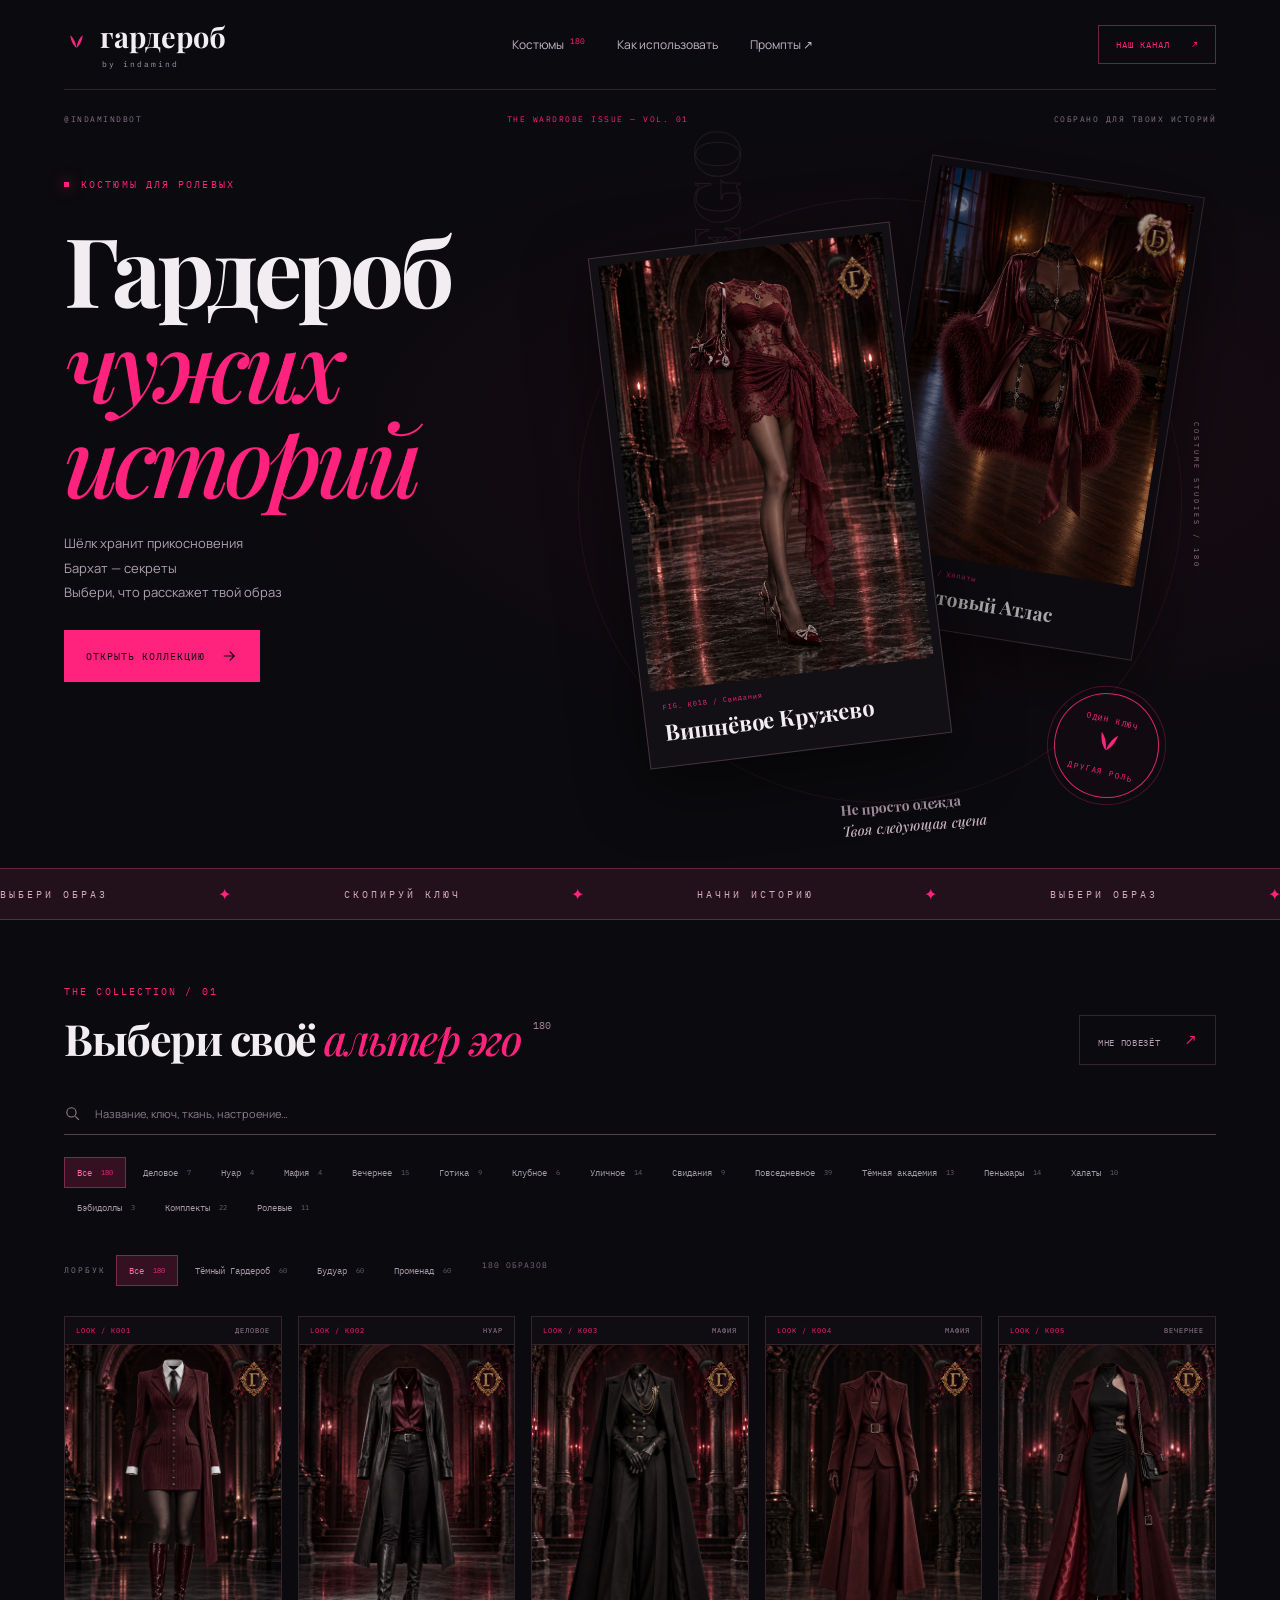
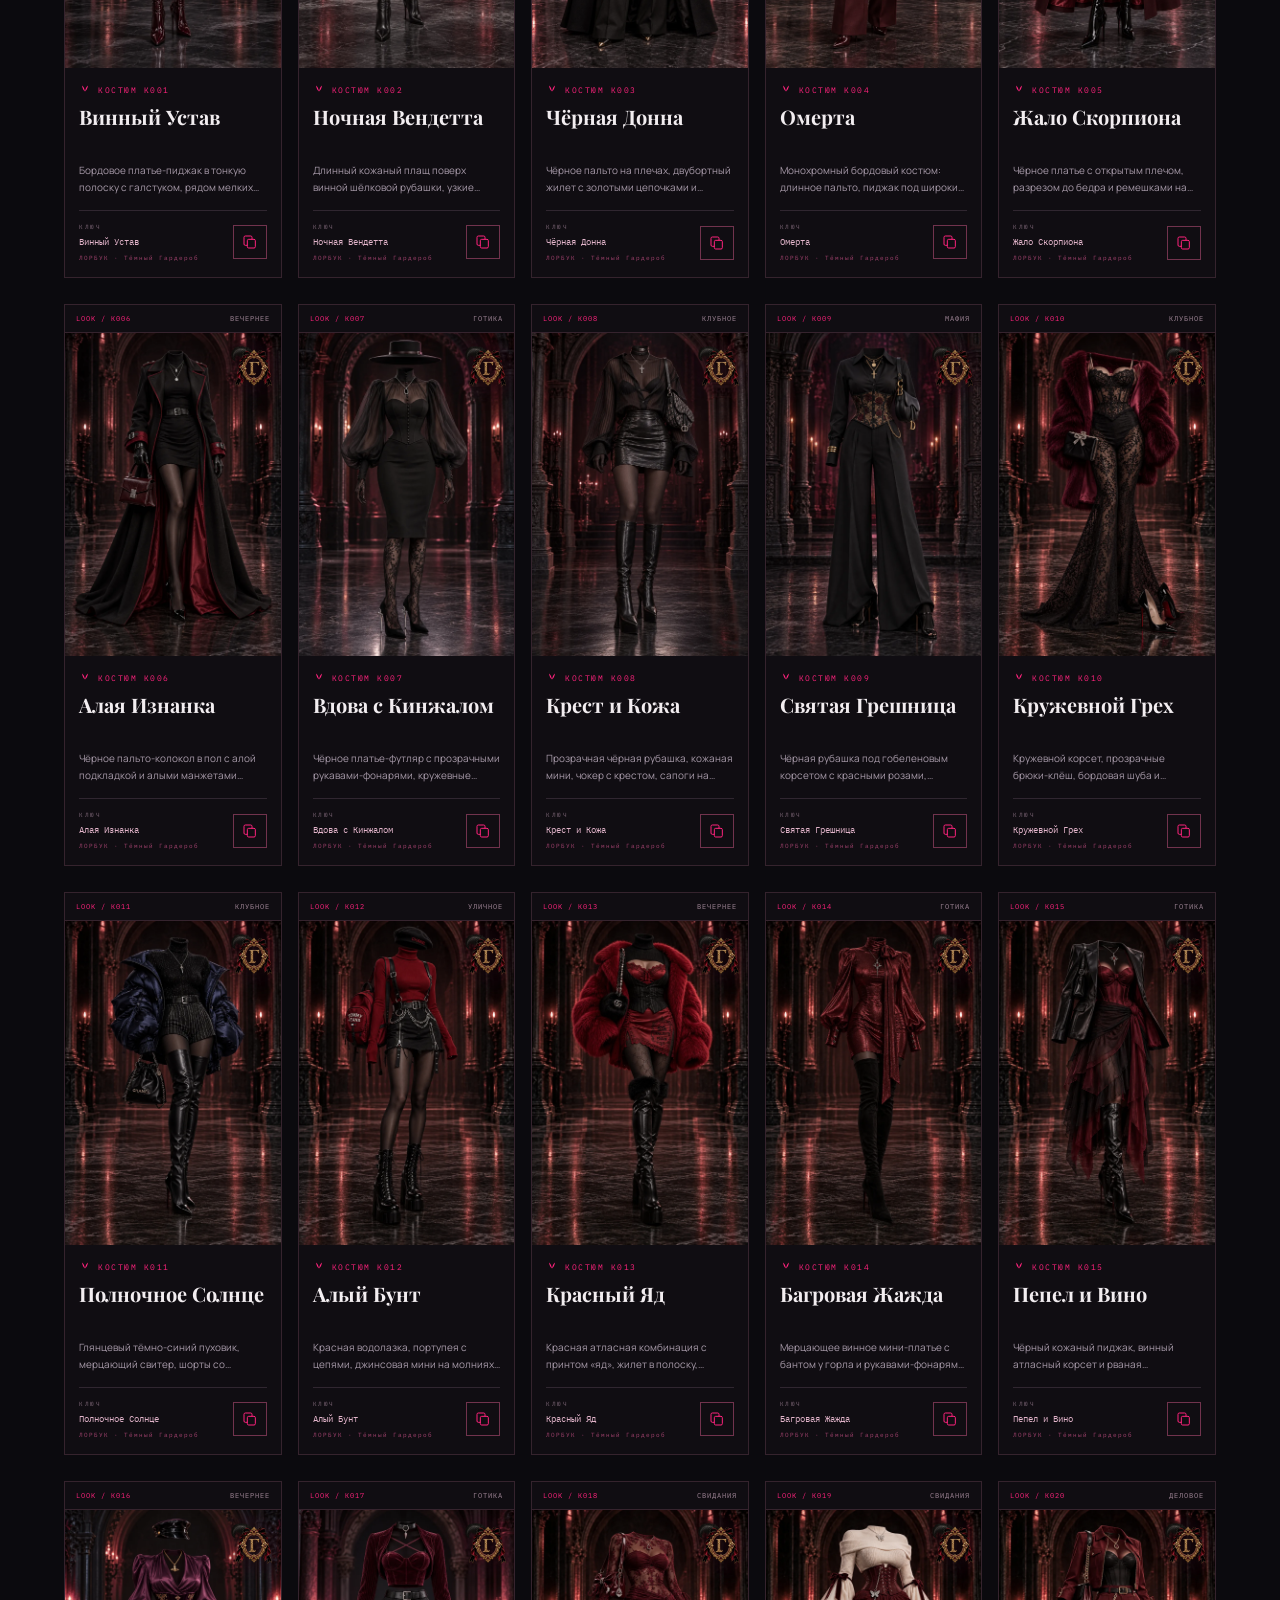
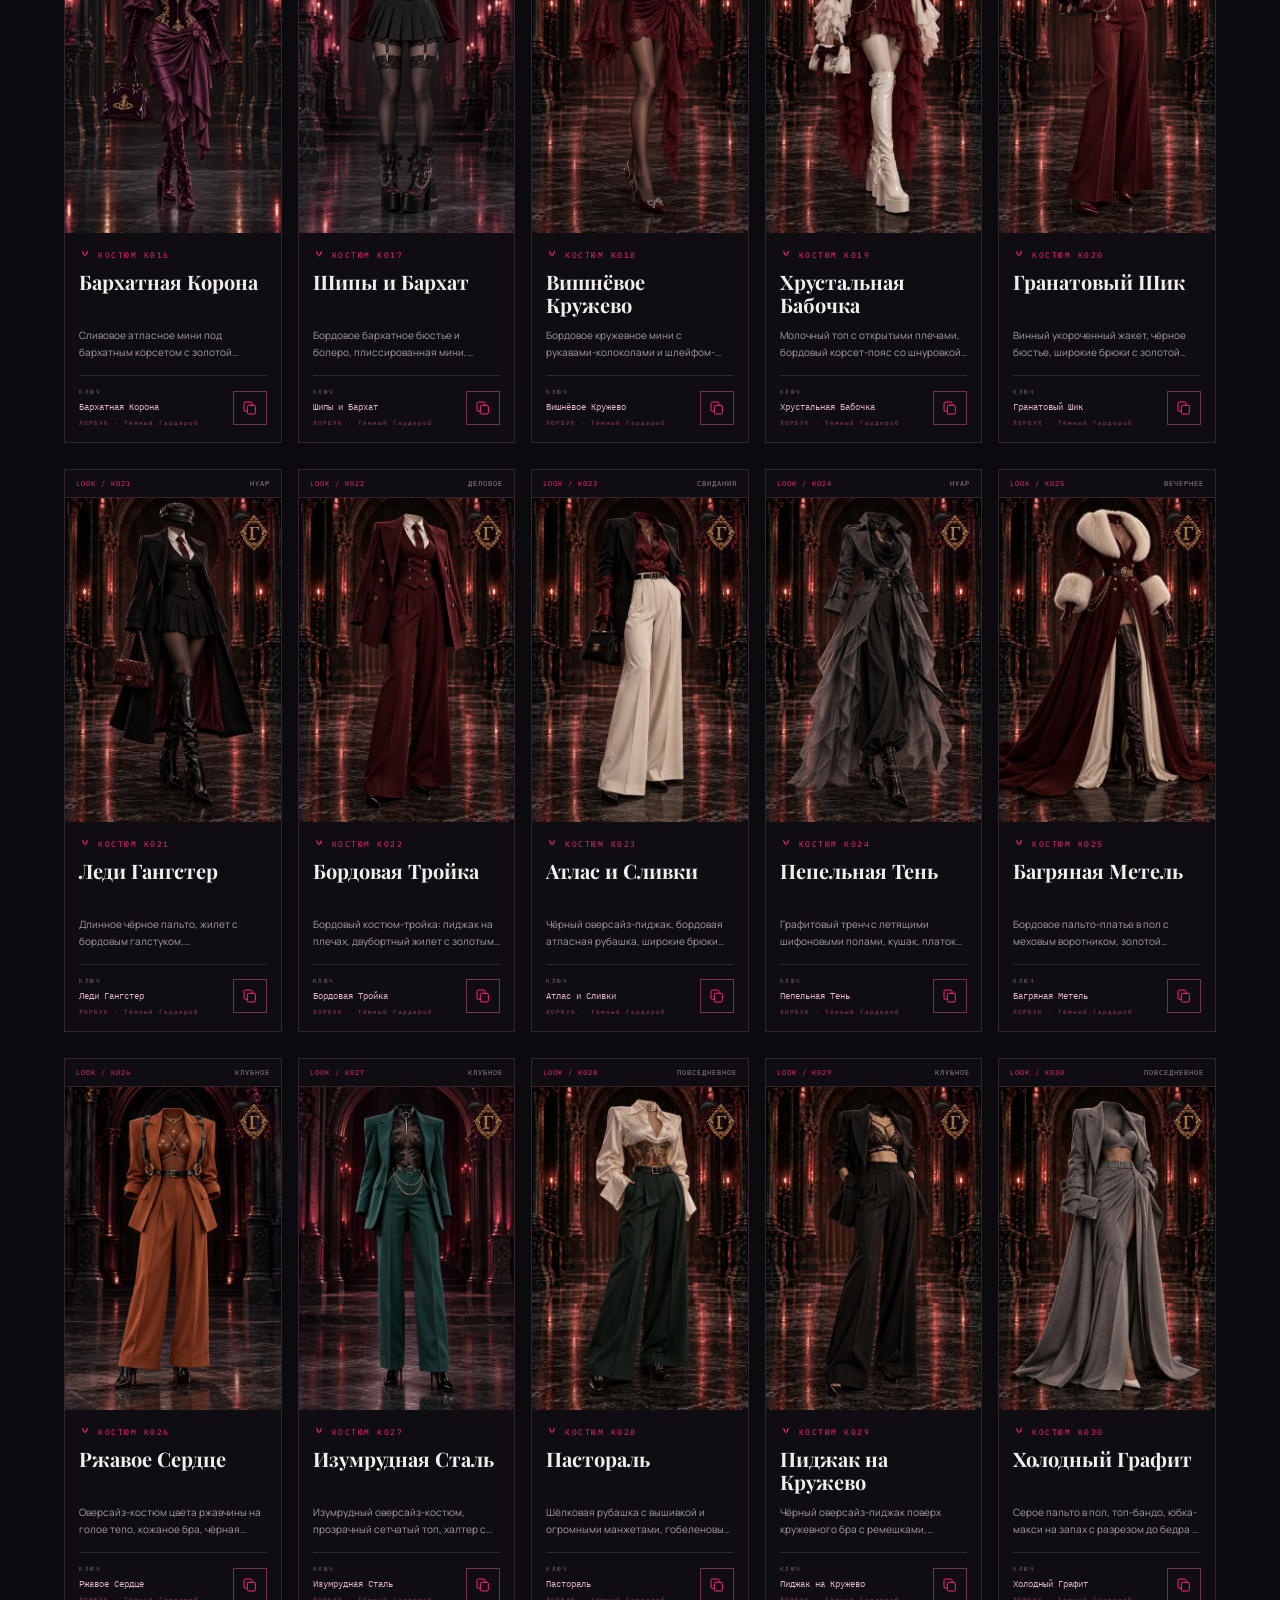
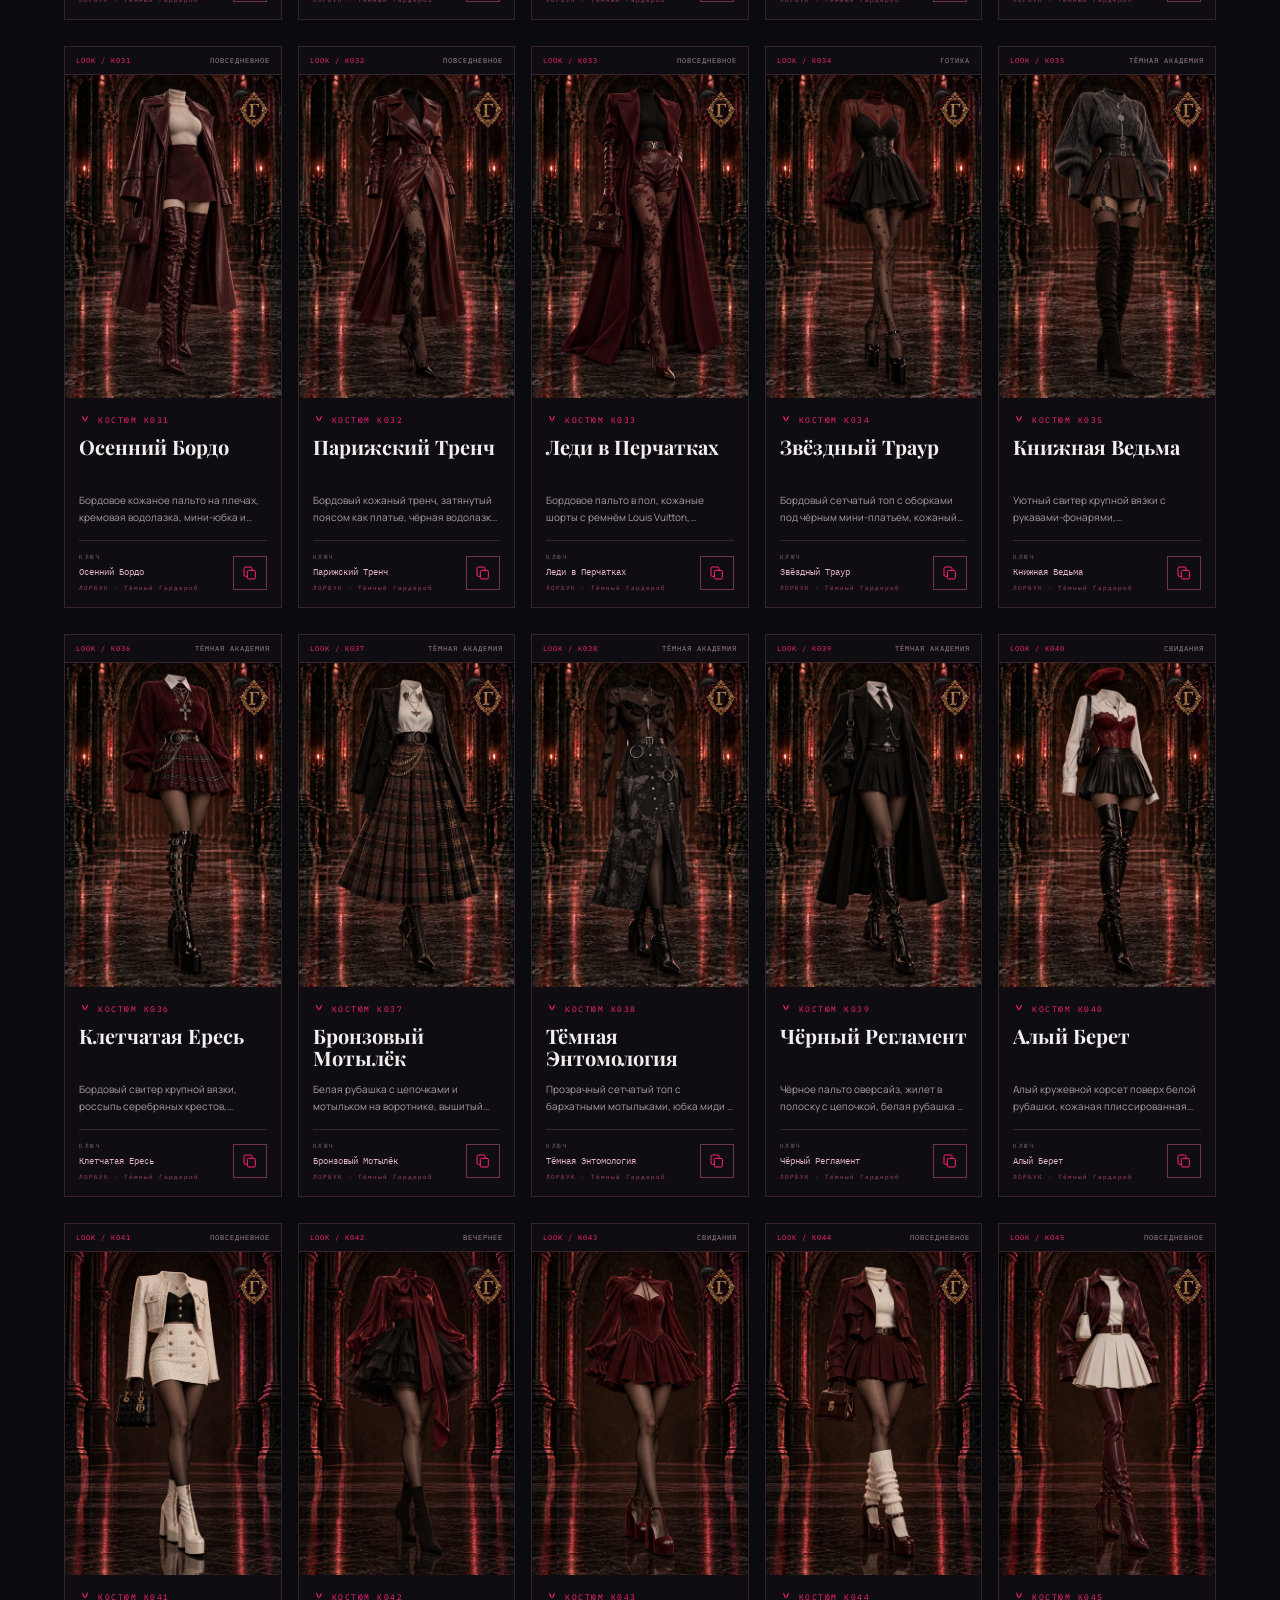
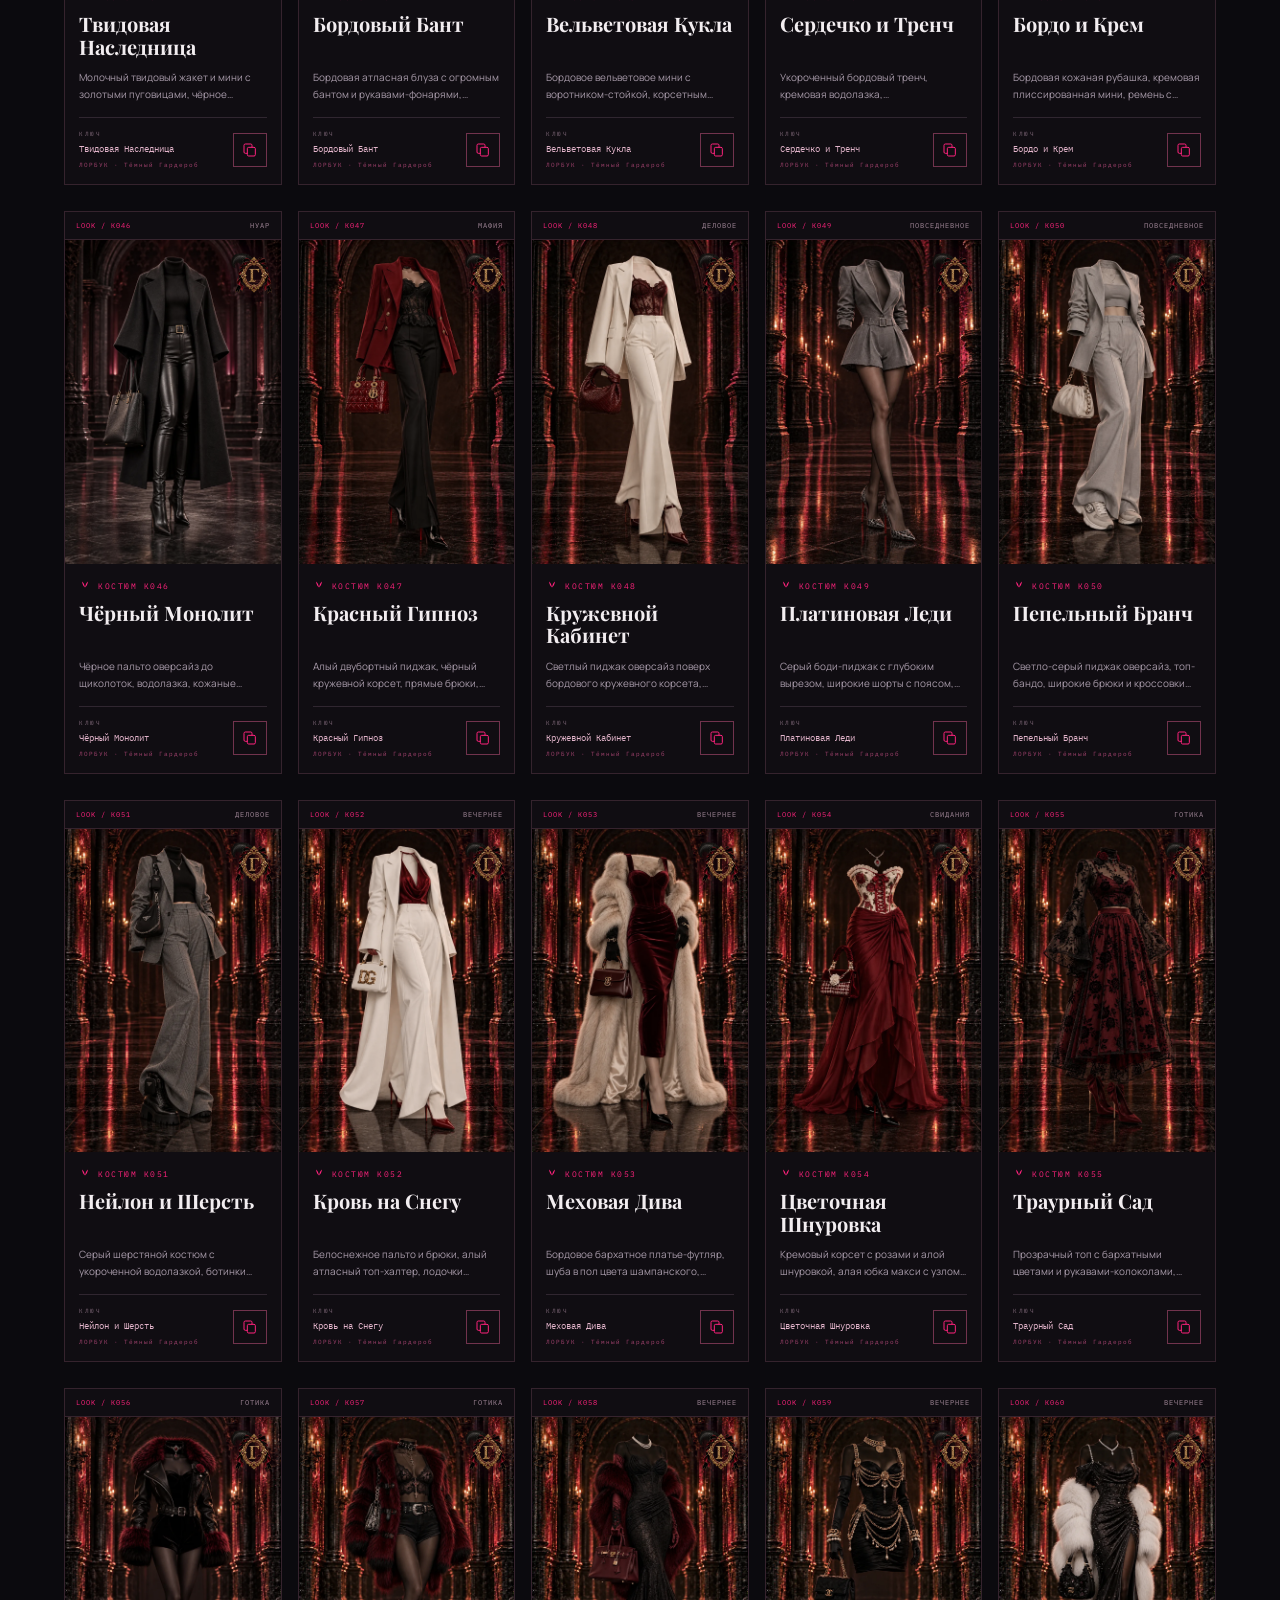
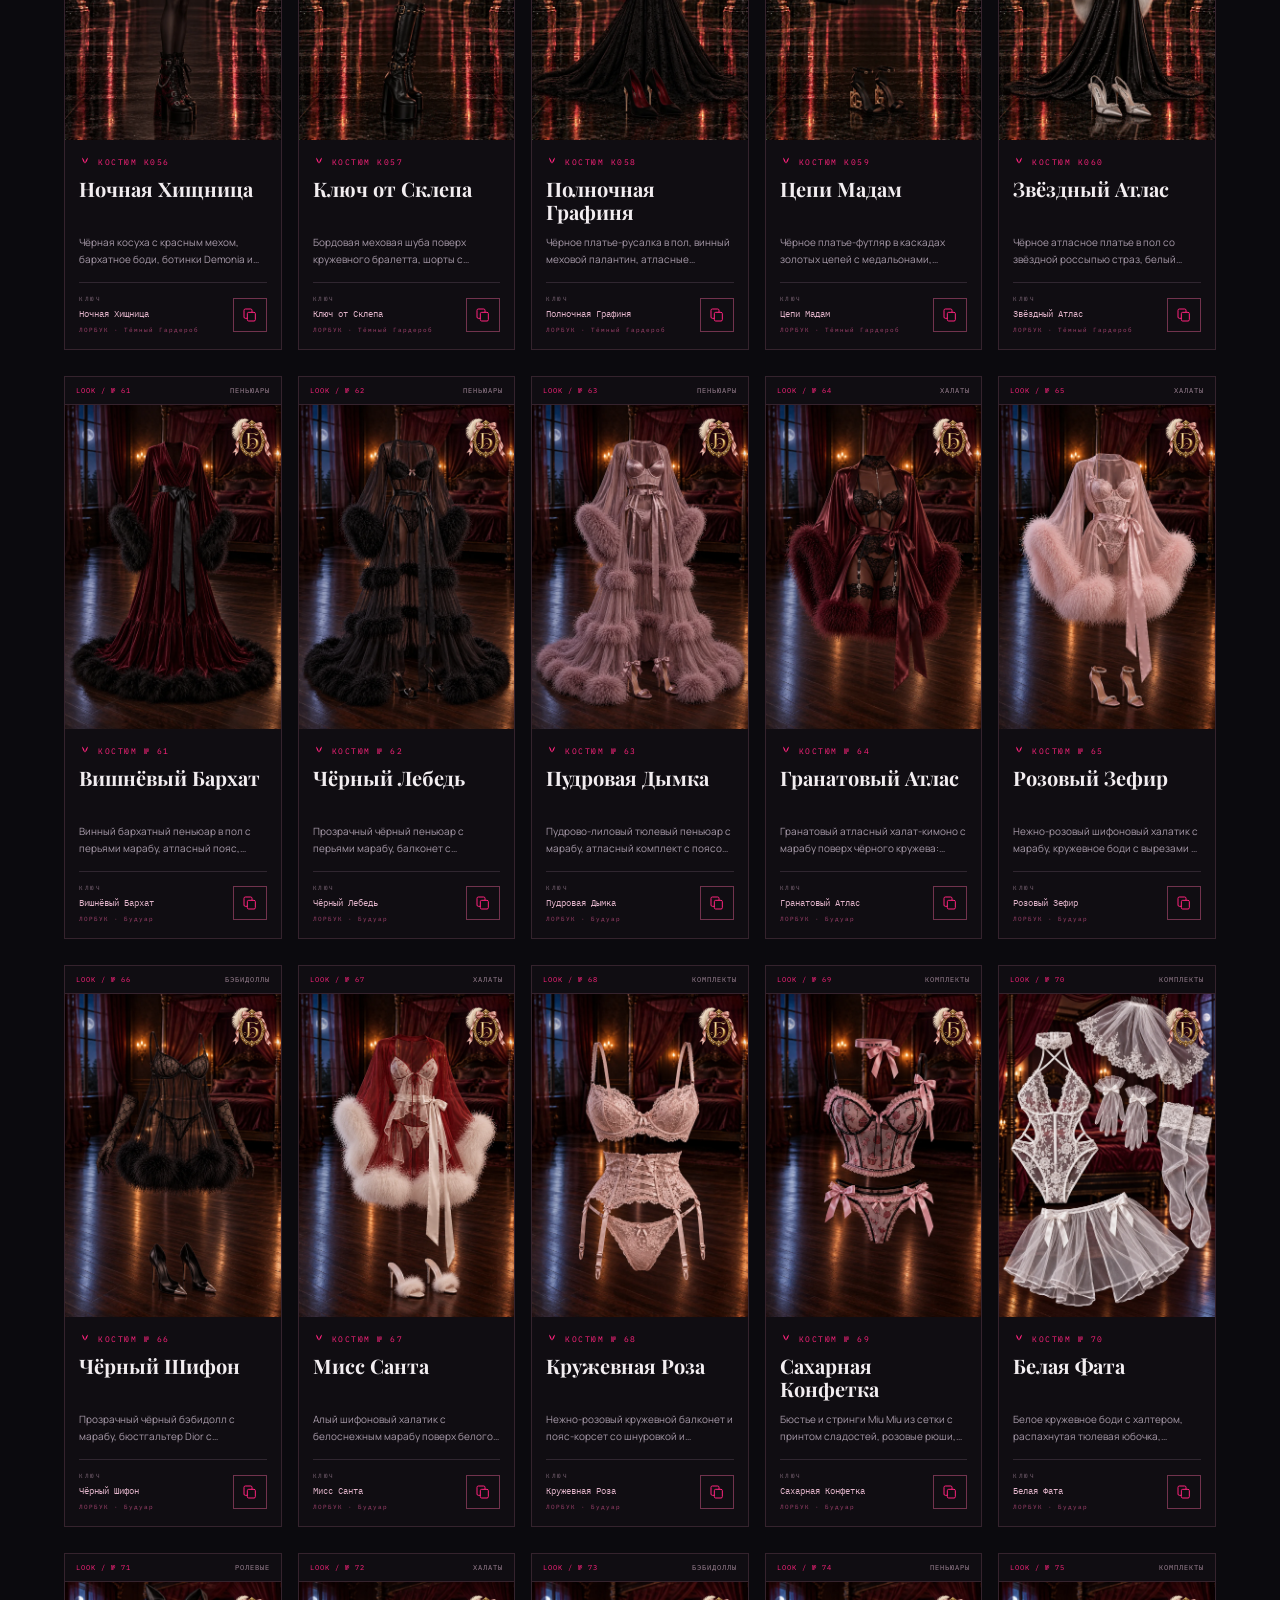
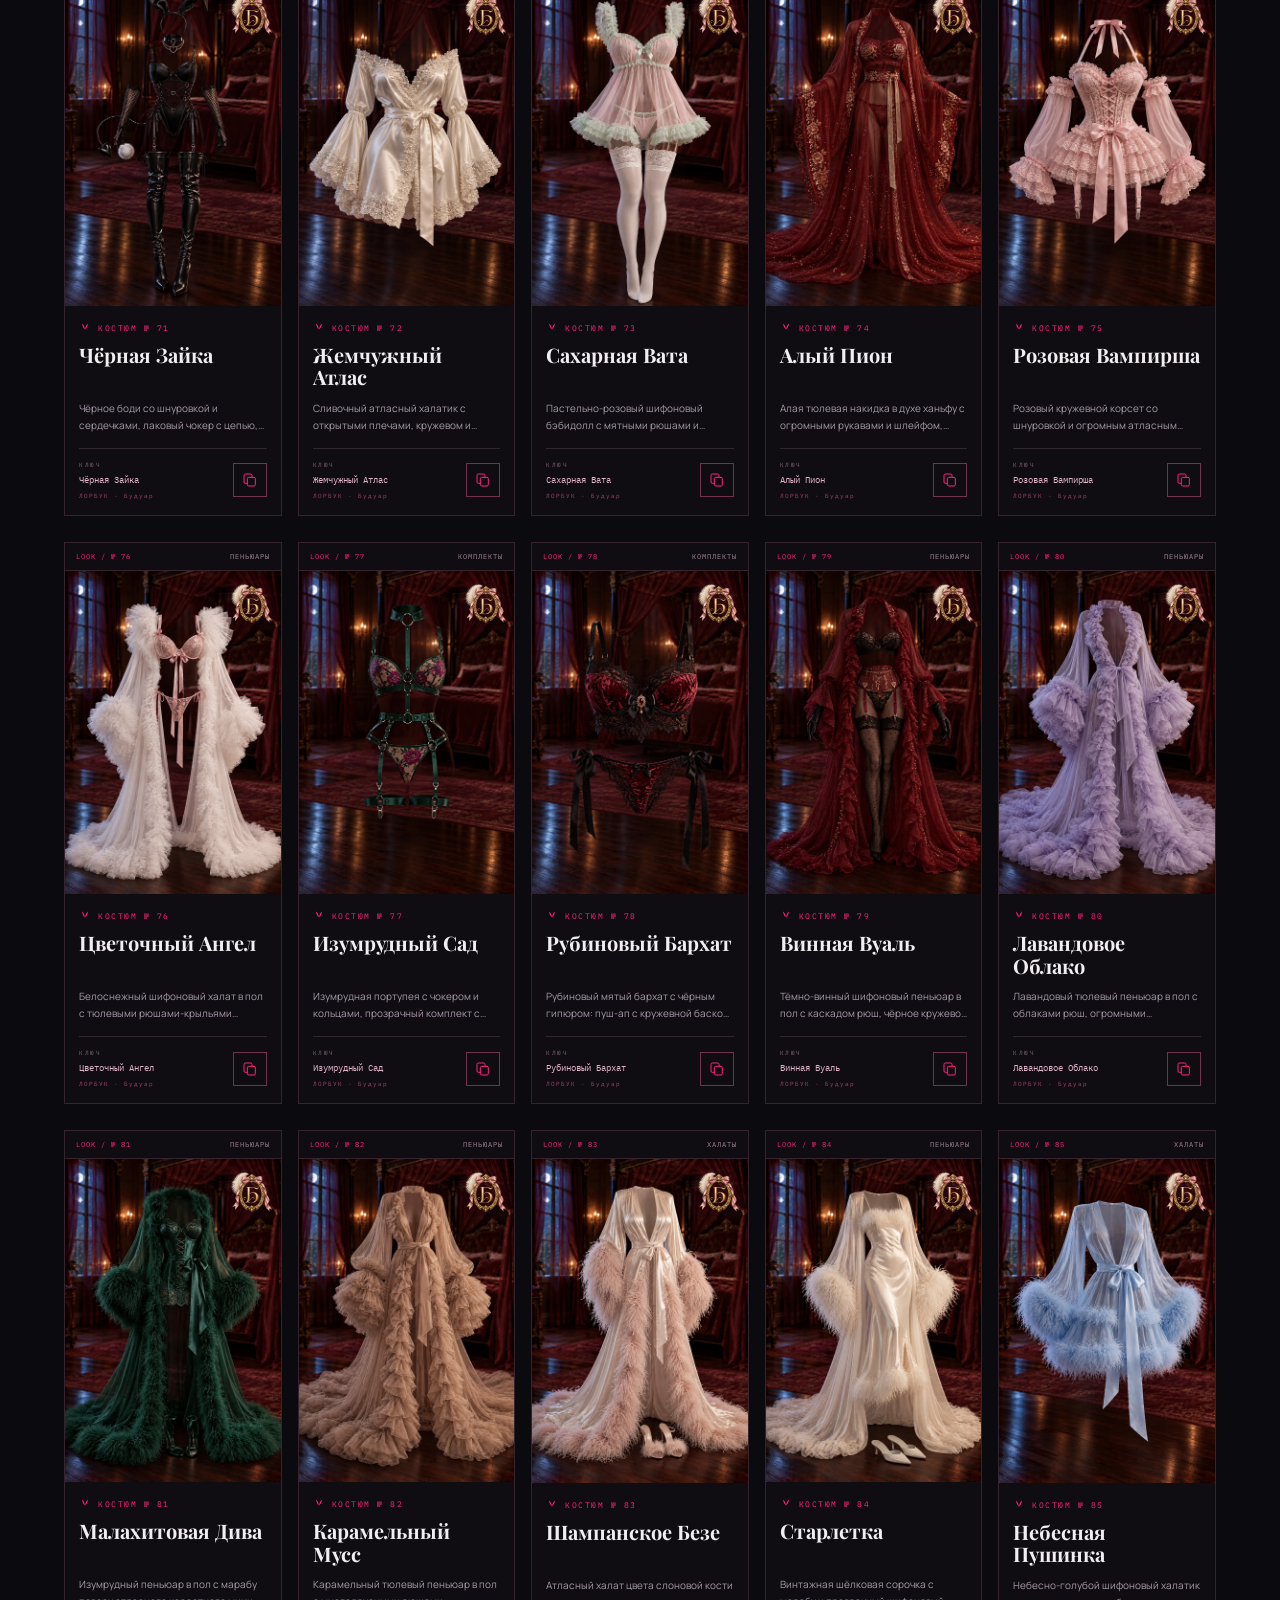
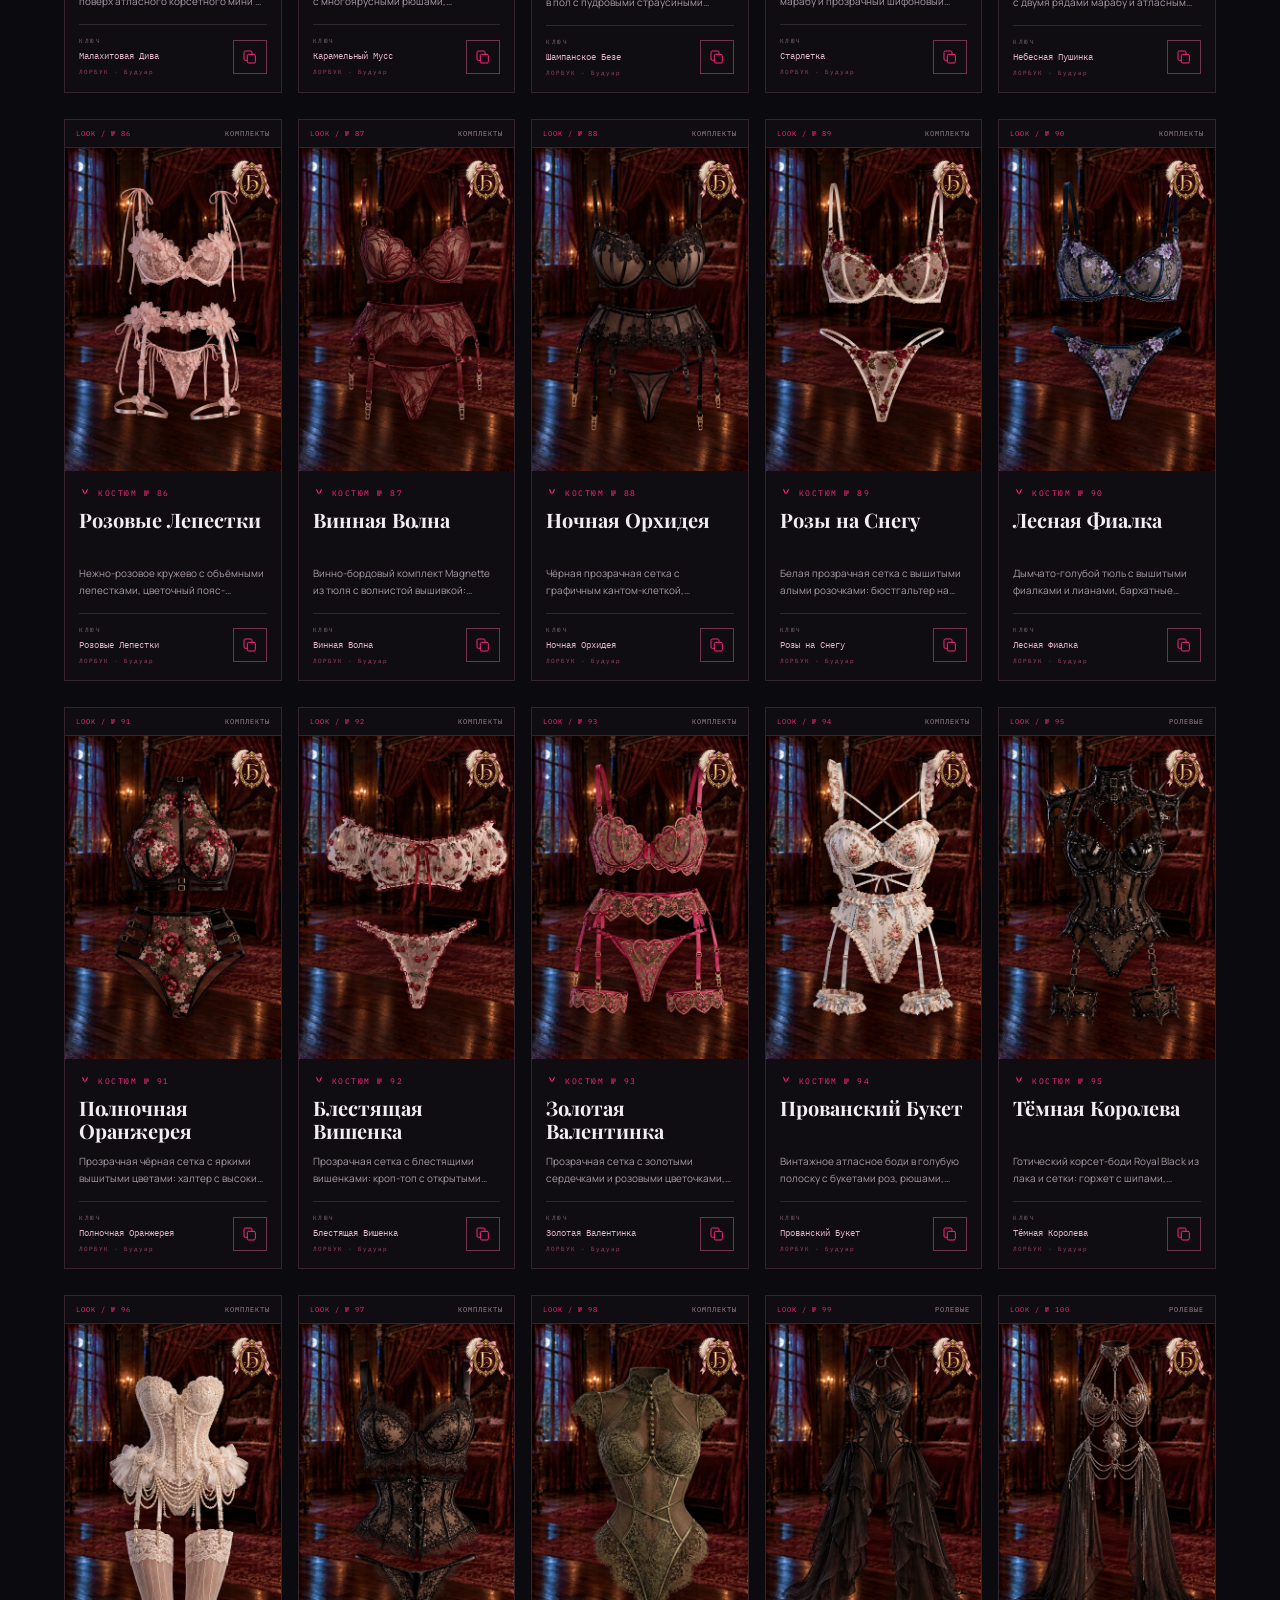
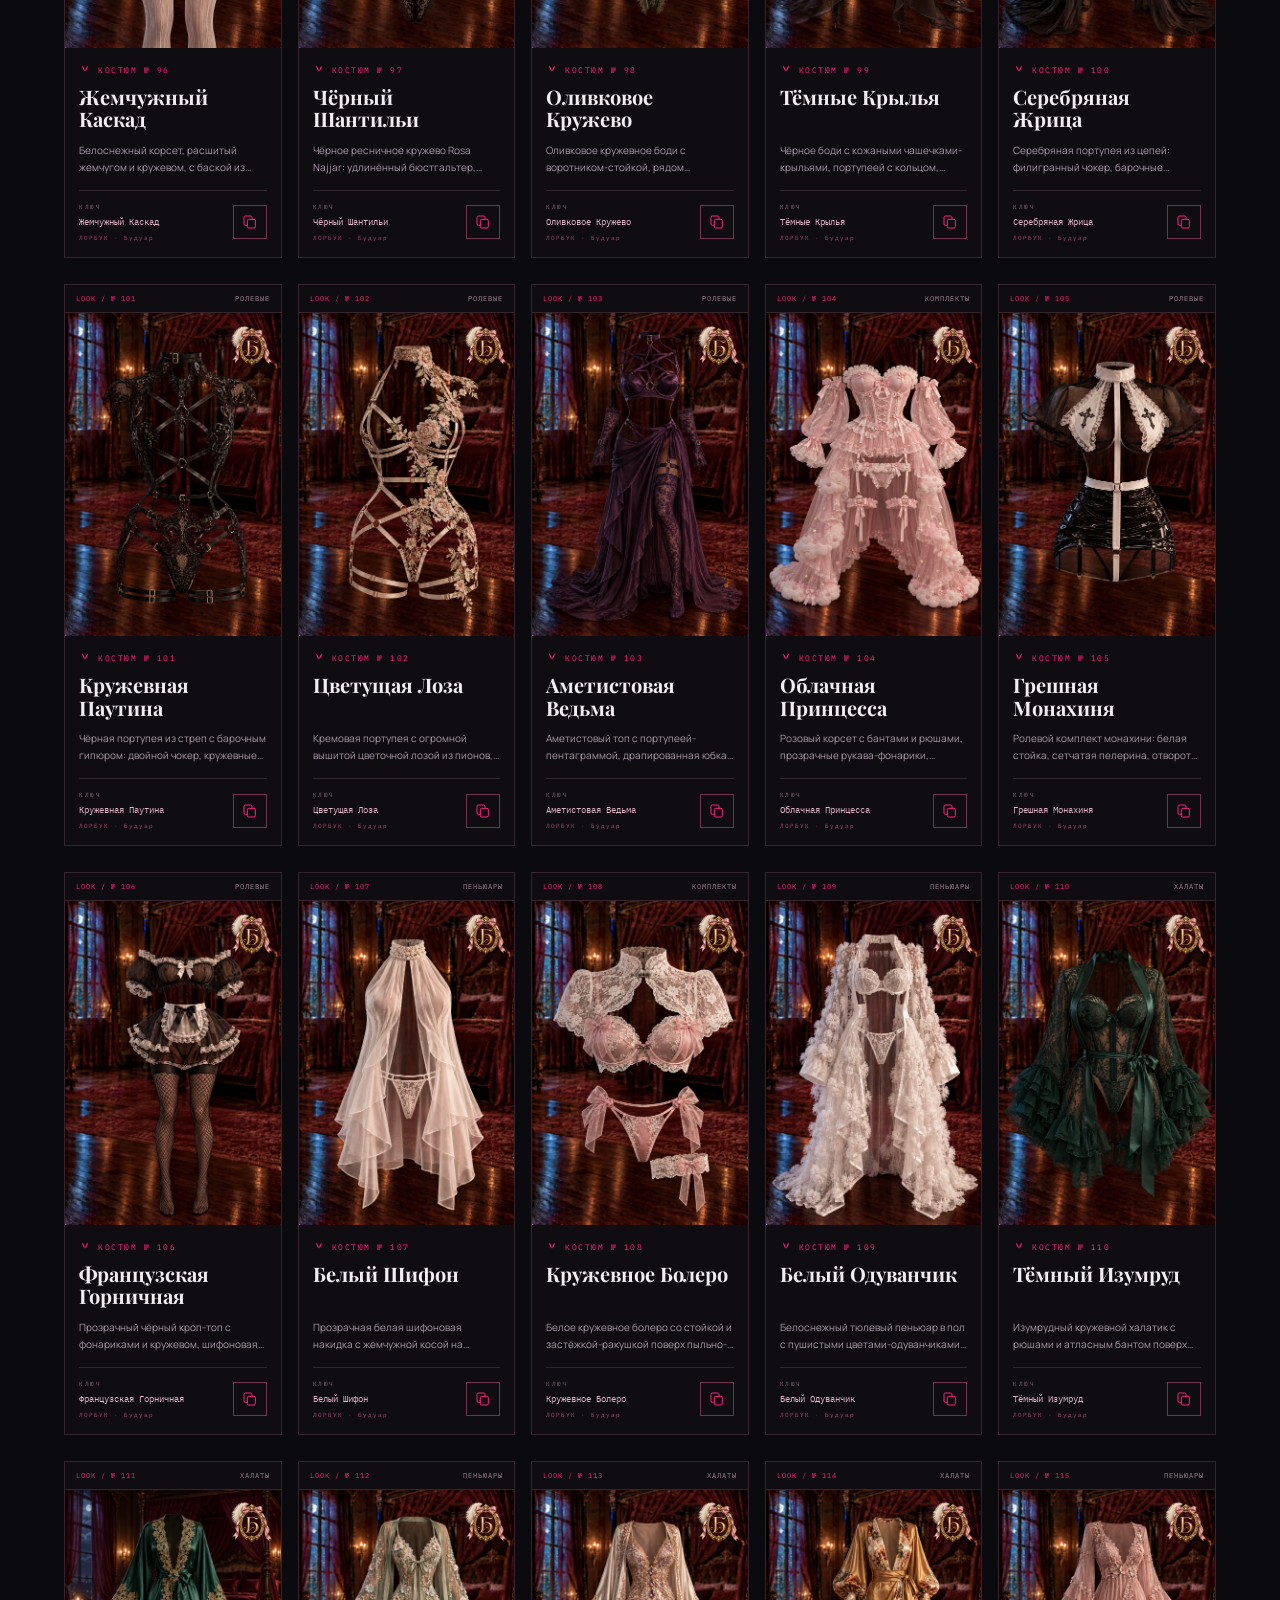
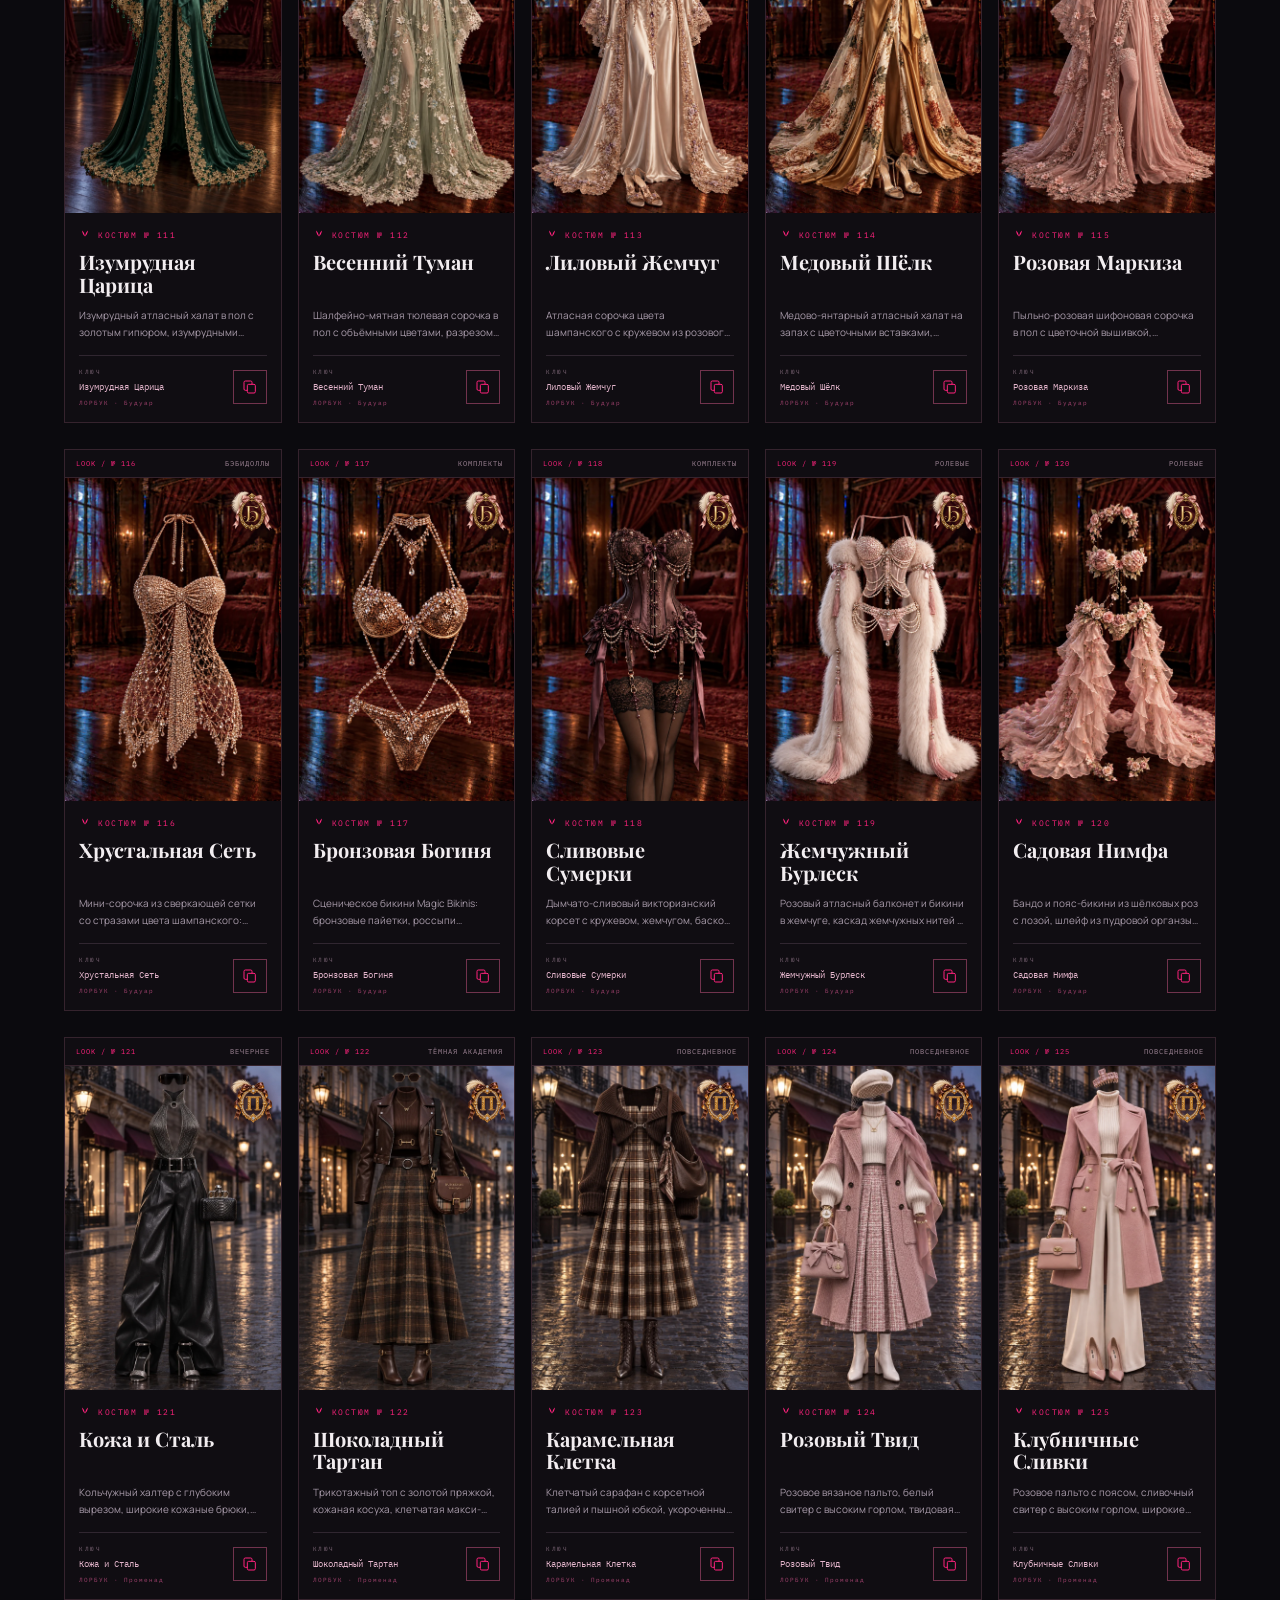
<file: index.html>
<!doctype html><html lang="ru"><head><meta charset="UTF-8"><meta name="viewport" content="width=device-width,initial-scale=1"><meta name="theme-color" content="#0a090d"><meta name="description" content="Гардероб костюмов для ролевых: образы, словесные описания и точные ключи для лорбука."><title>гардероб / INDAMIND</title><link rel="icon" type="image/png" href="[data-uri]">
<link rel="apple-touch-icon" href="[data-uri]"><link rel="stylesheet" href="fonts.css"><link rel="stylesheet" href="styles.css"><script src="catalog.js" defer></script><script src="shared.js" defer></script><script src="app.js" defer></script></head><body>
<div id="app"></div><div id="toast" role="status"></div>
<dialog id="detail" aria-label="Разворот костюма"><button class="close-dialog" aria-label="Закрыть">×</button><div id="detail-content"></div></dialog>
<dialog id="help" aria-label="Как использовать ключ костюма"><button class="close-dialog" aria-label="Закрыть">×</button><div class="help-content"><span class="eyebrow">ИНСТРУКЦИЯ / 3 ШАГА</span><h2>Один ключ<br><em>Целый образ</em></h2><ol><li><strong>Выбери костюм</strong><p>Открой разворот: там иллюстрация, подробное описание и точный ключ</p></li><li><strong>Скопируй ключ</strong><p>Название на карточке может быть длиннее ключа. Нужную фразу скопирует кнопка</p></li><li><strong>Впиши его в свою сцену</strong><p>Если в подключённом лорбуке есть запись с этим ключом, описание попадёт в контекст по правилам платформы Indamind AI</p></li></ol><p class="help-note"><strong>Важно:</strong> гардероб оживает только вместе с лорбуком. Подключи к своему персонажу лорбук, указанный на карточке костюма — «Тёмный Гардероб», «Будуар» или «Променад», — и он узнает каждый наряд по ключу. Без лорбука ключ останется просто словом</p></div></dialog>
</body></html>
</file>
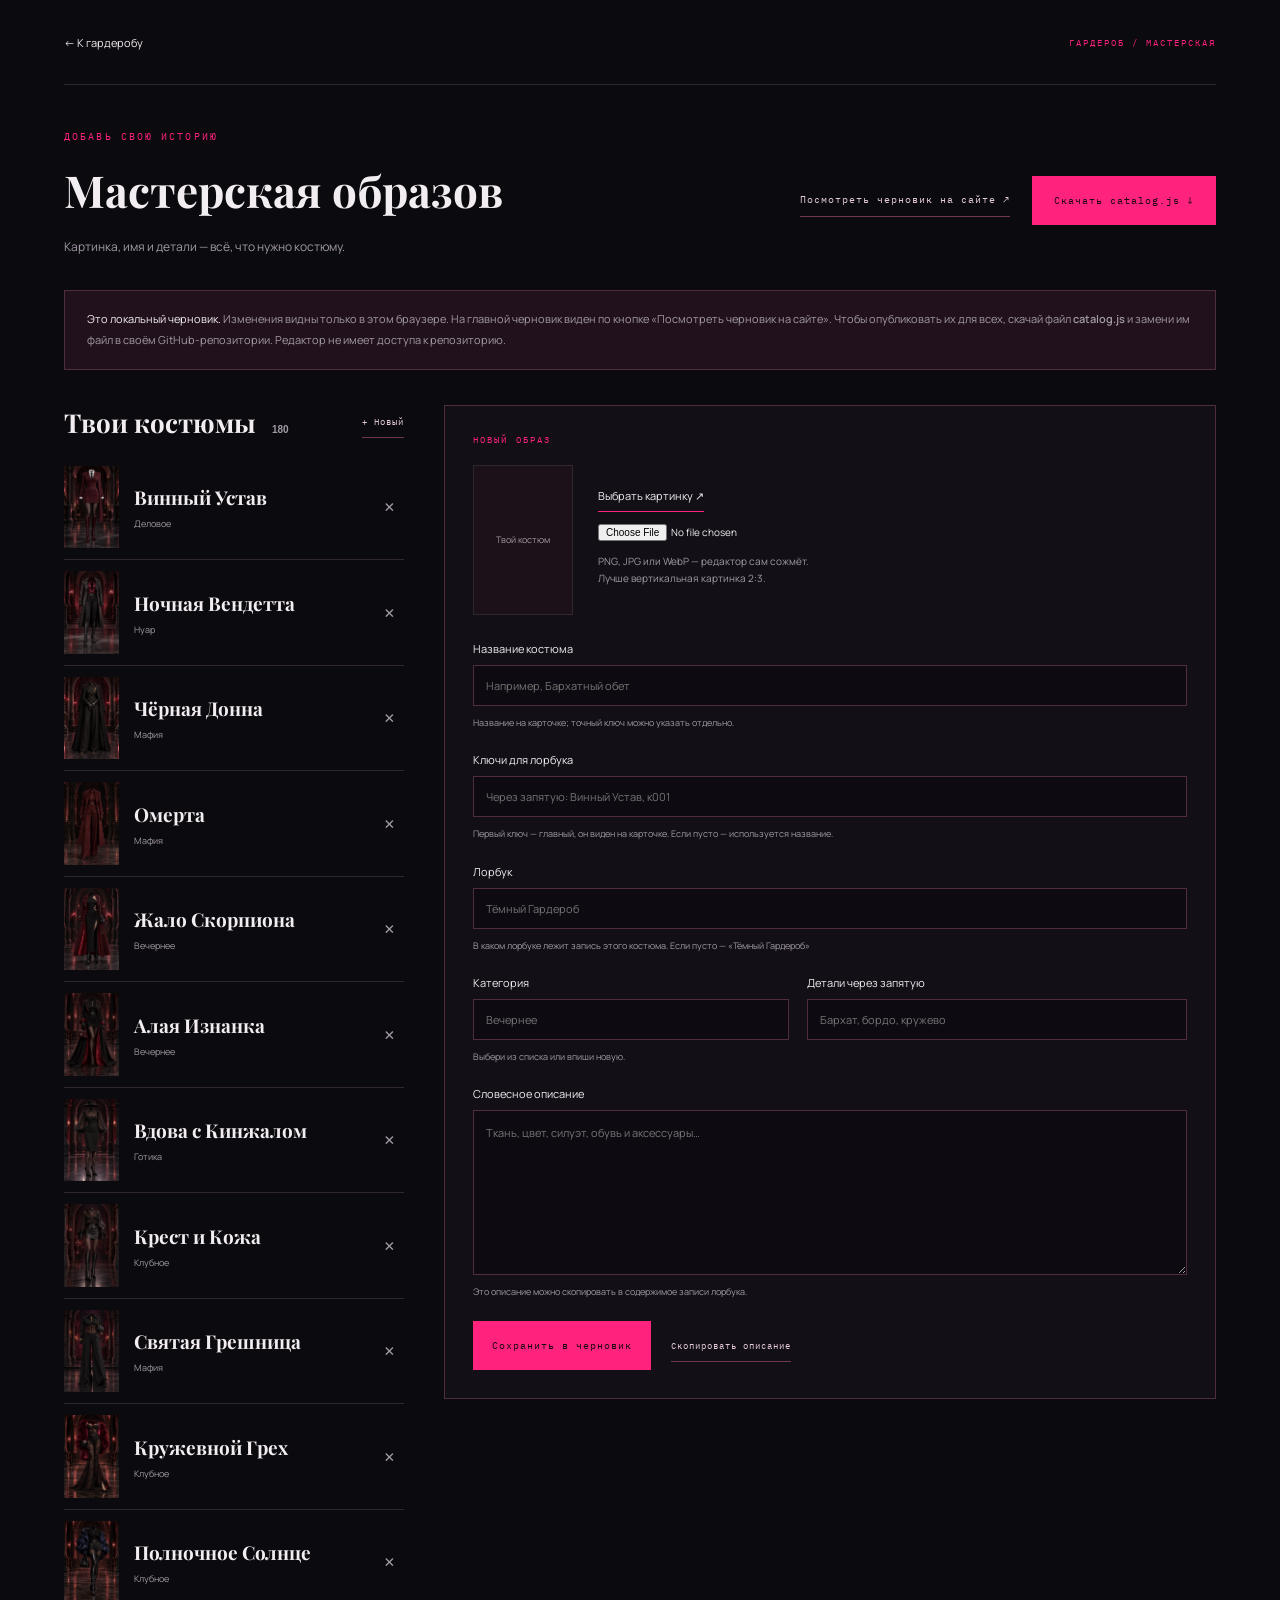
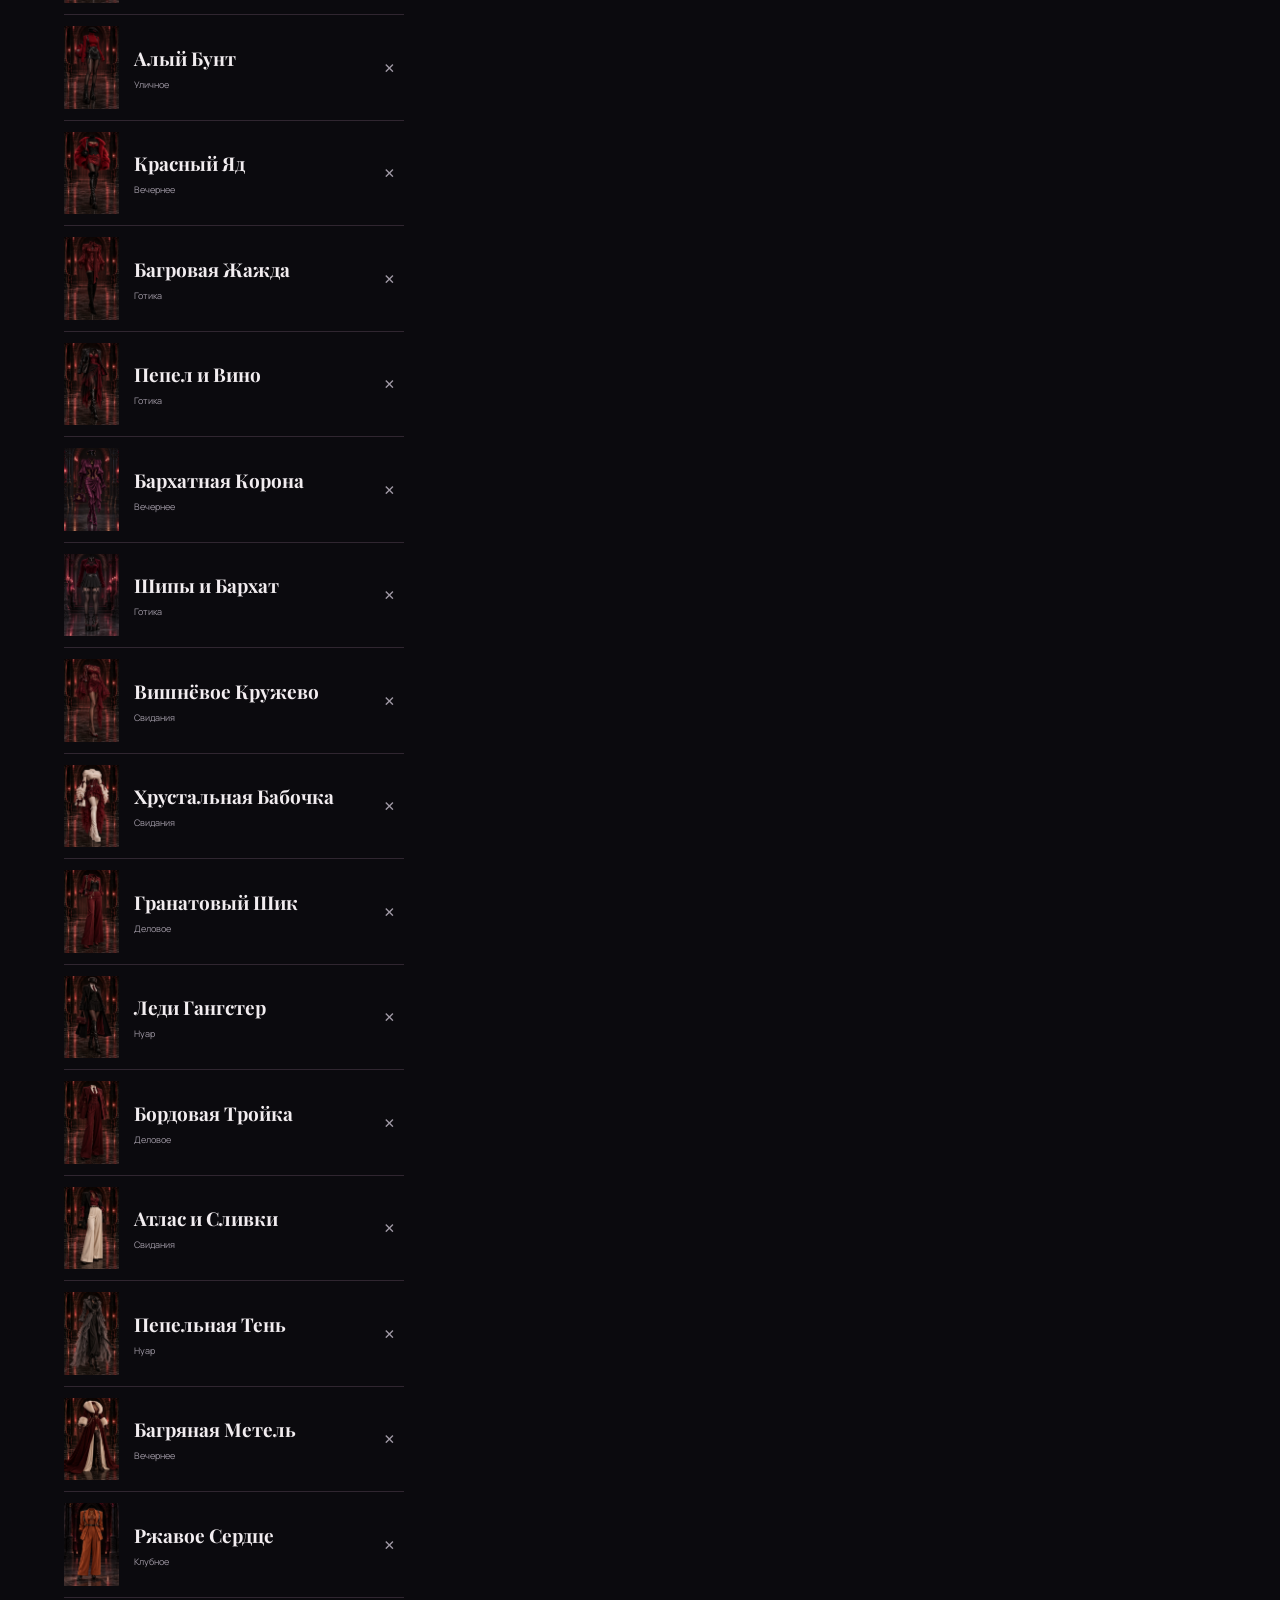
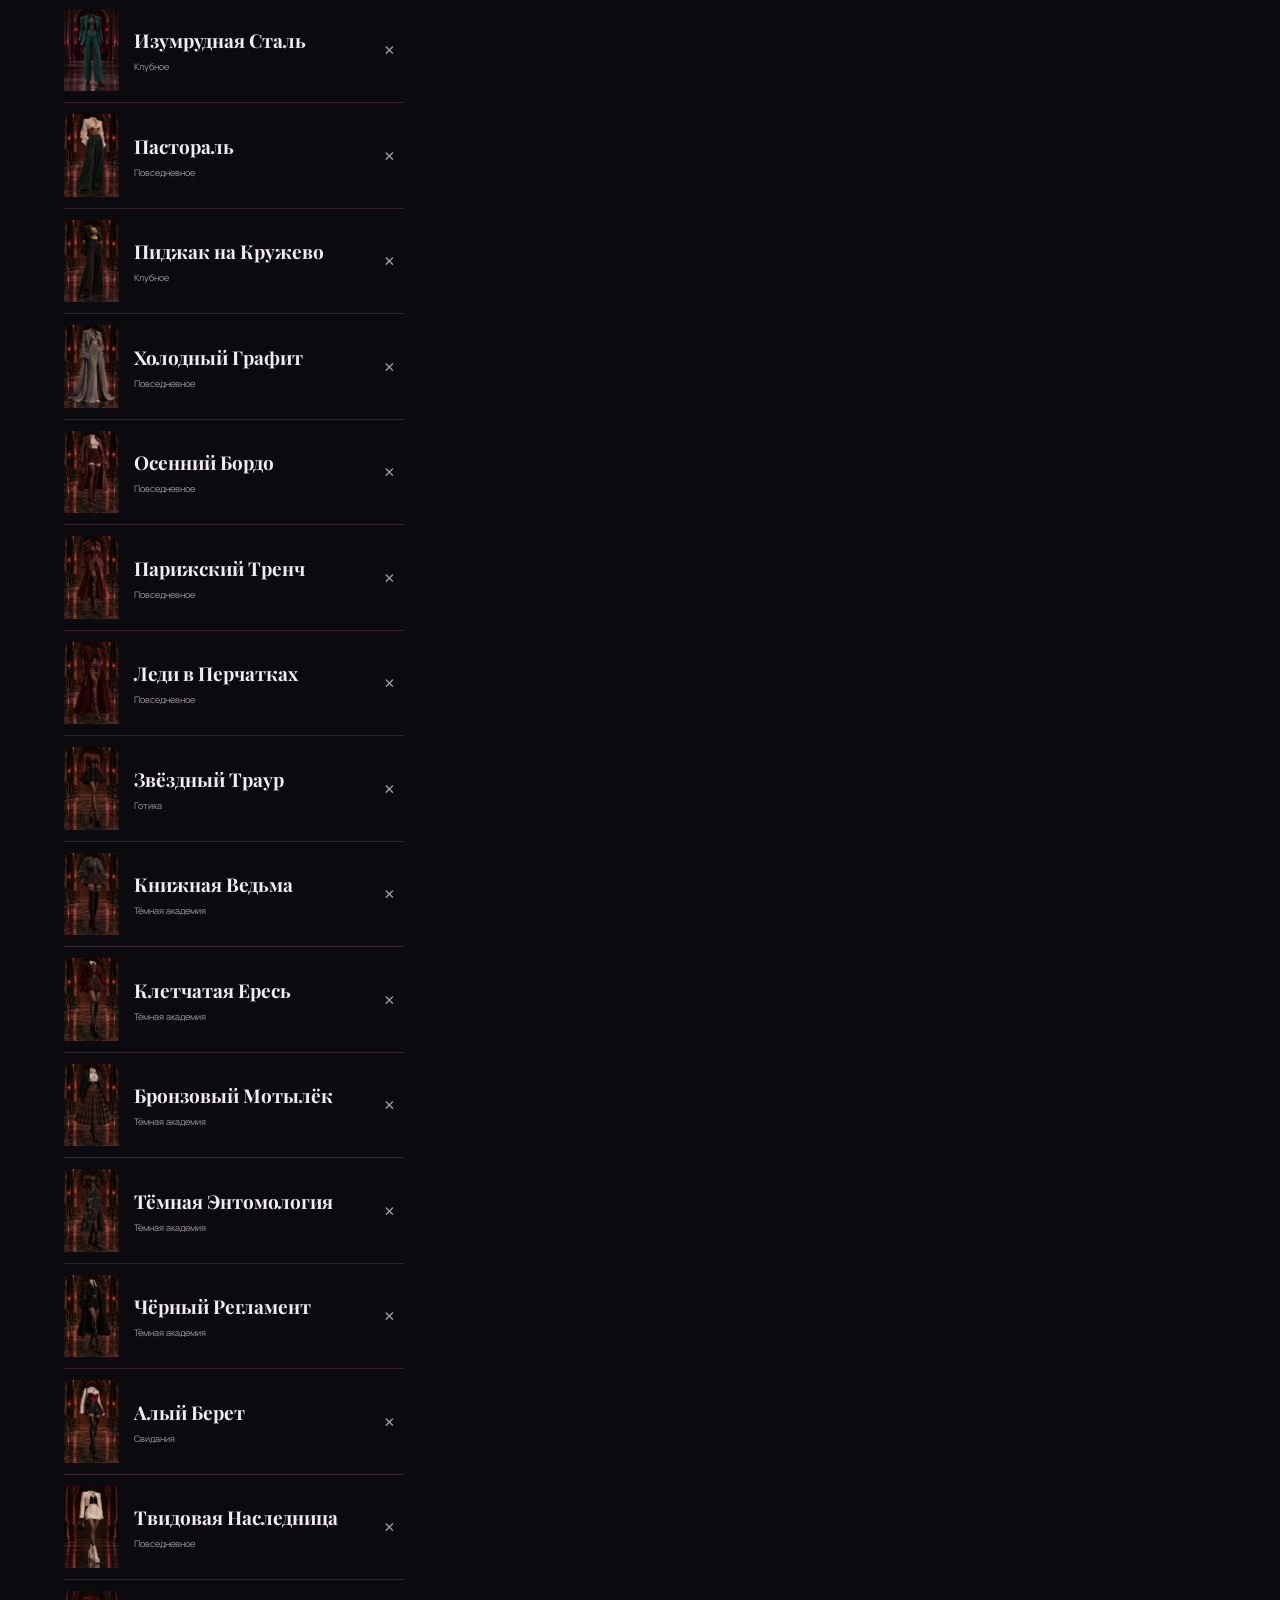
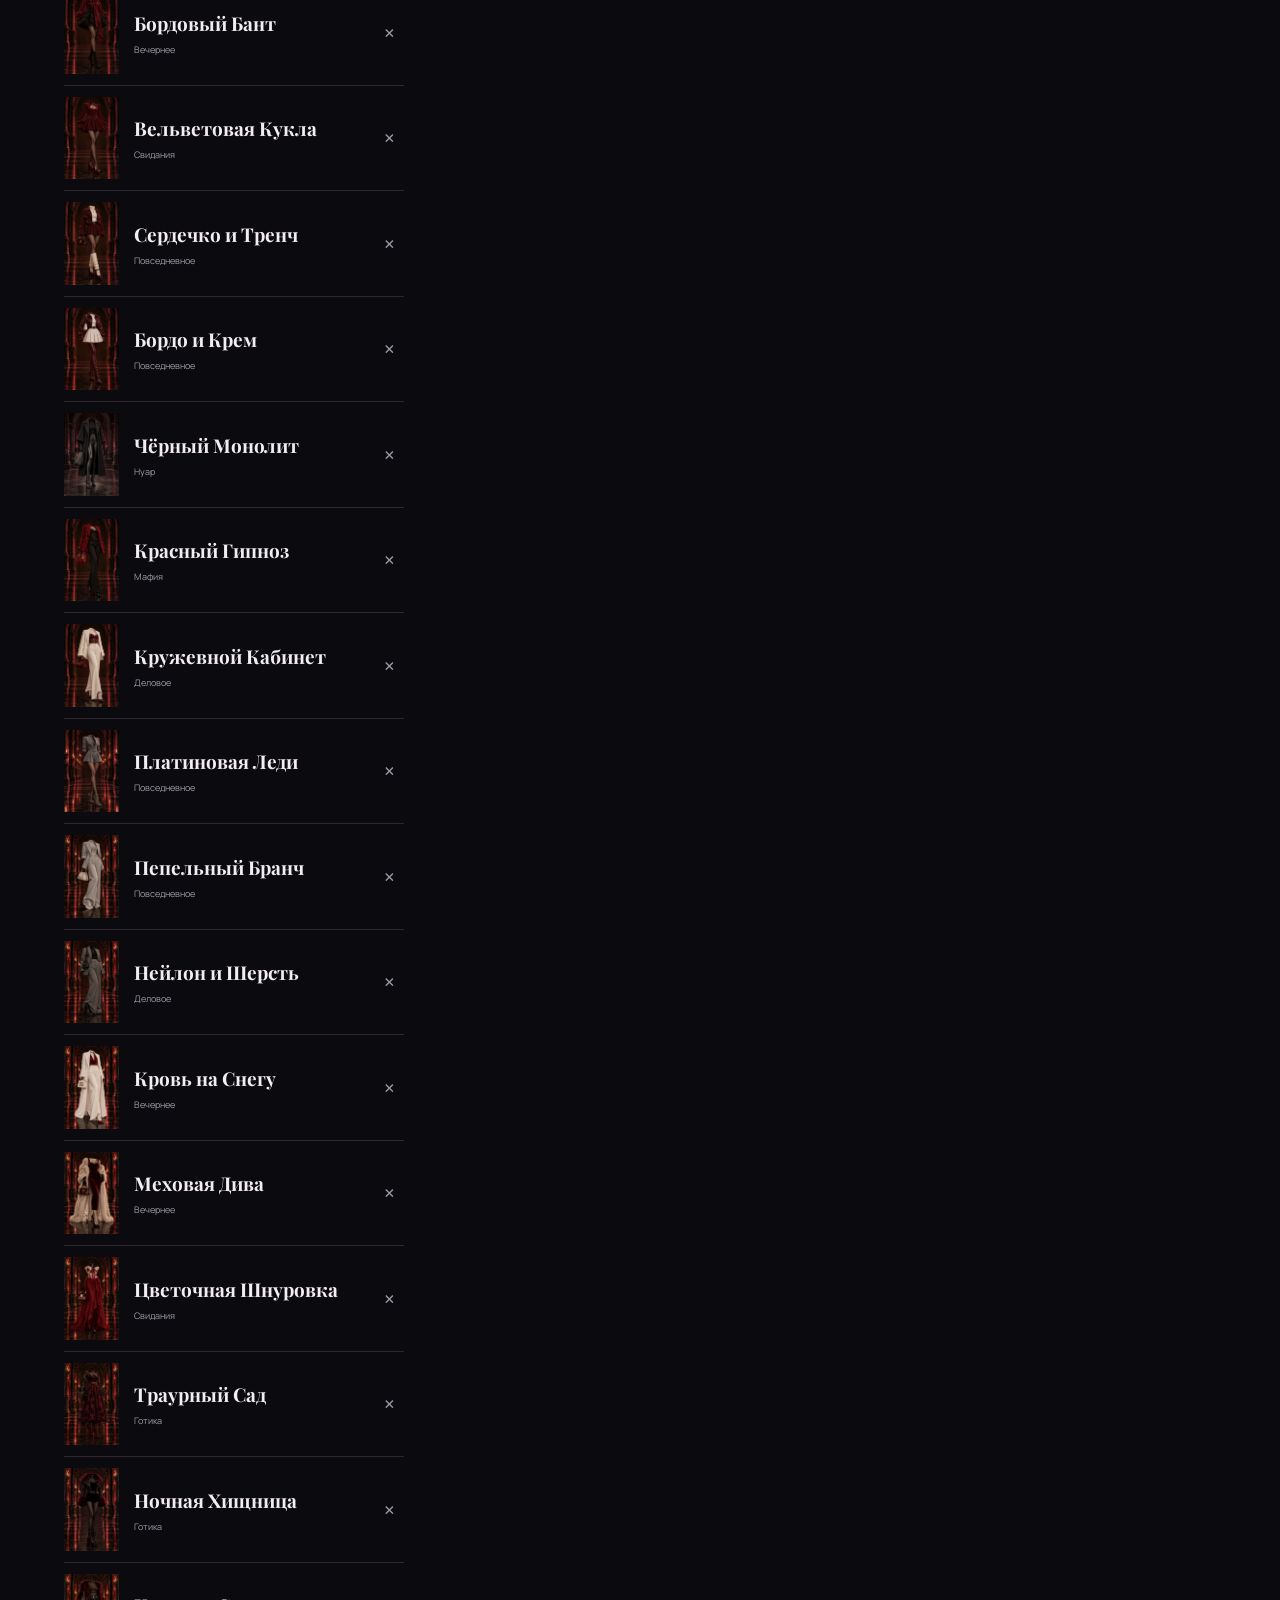
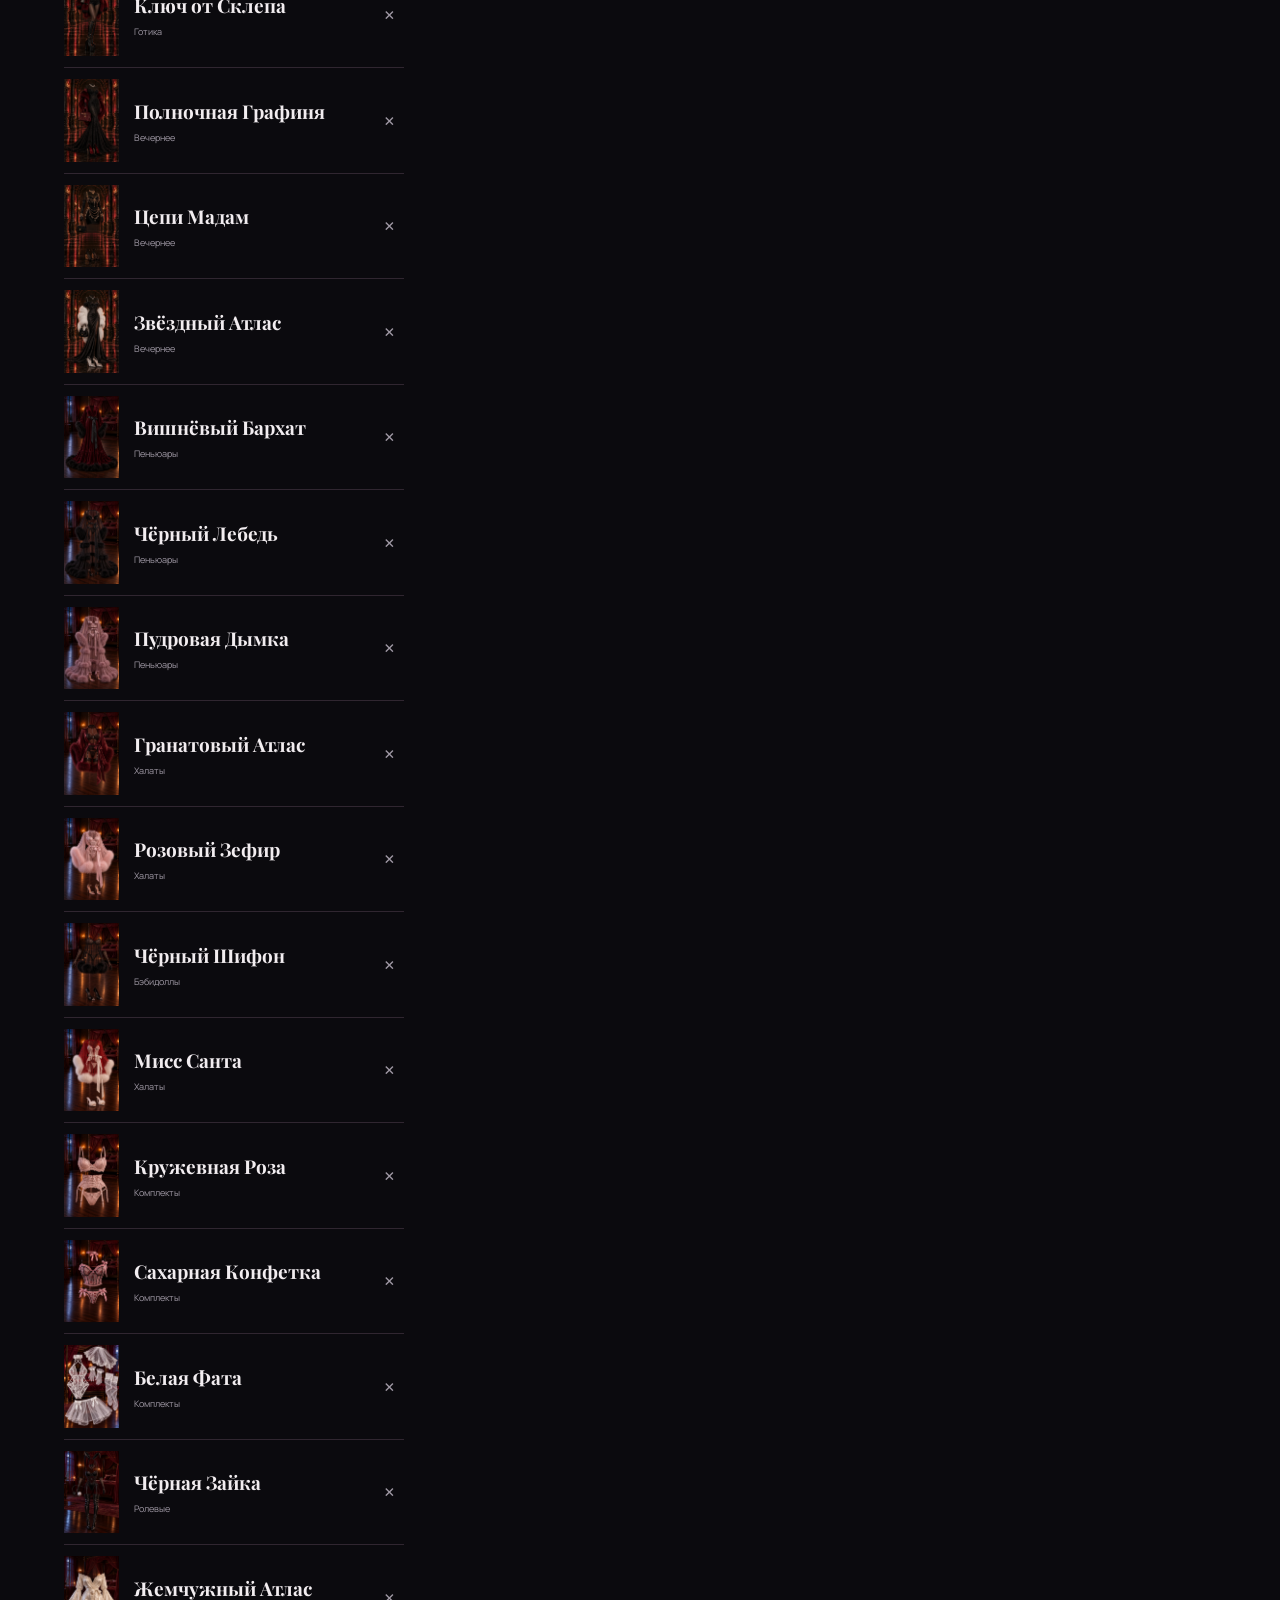
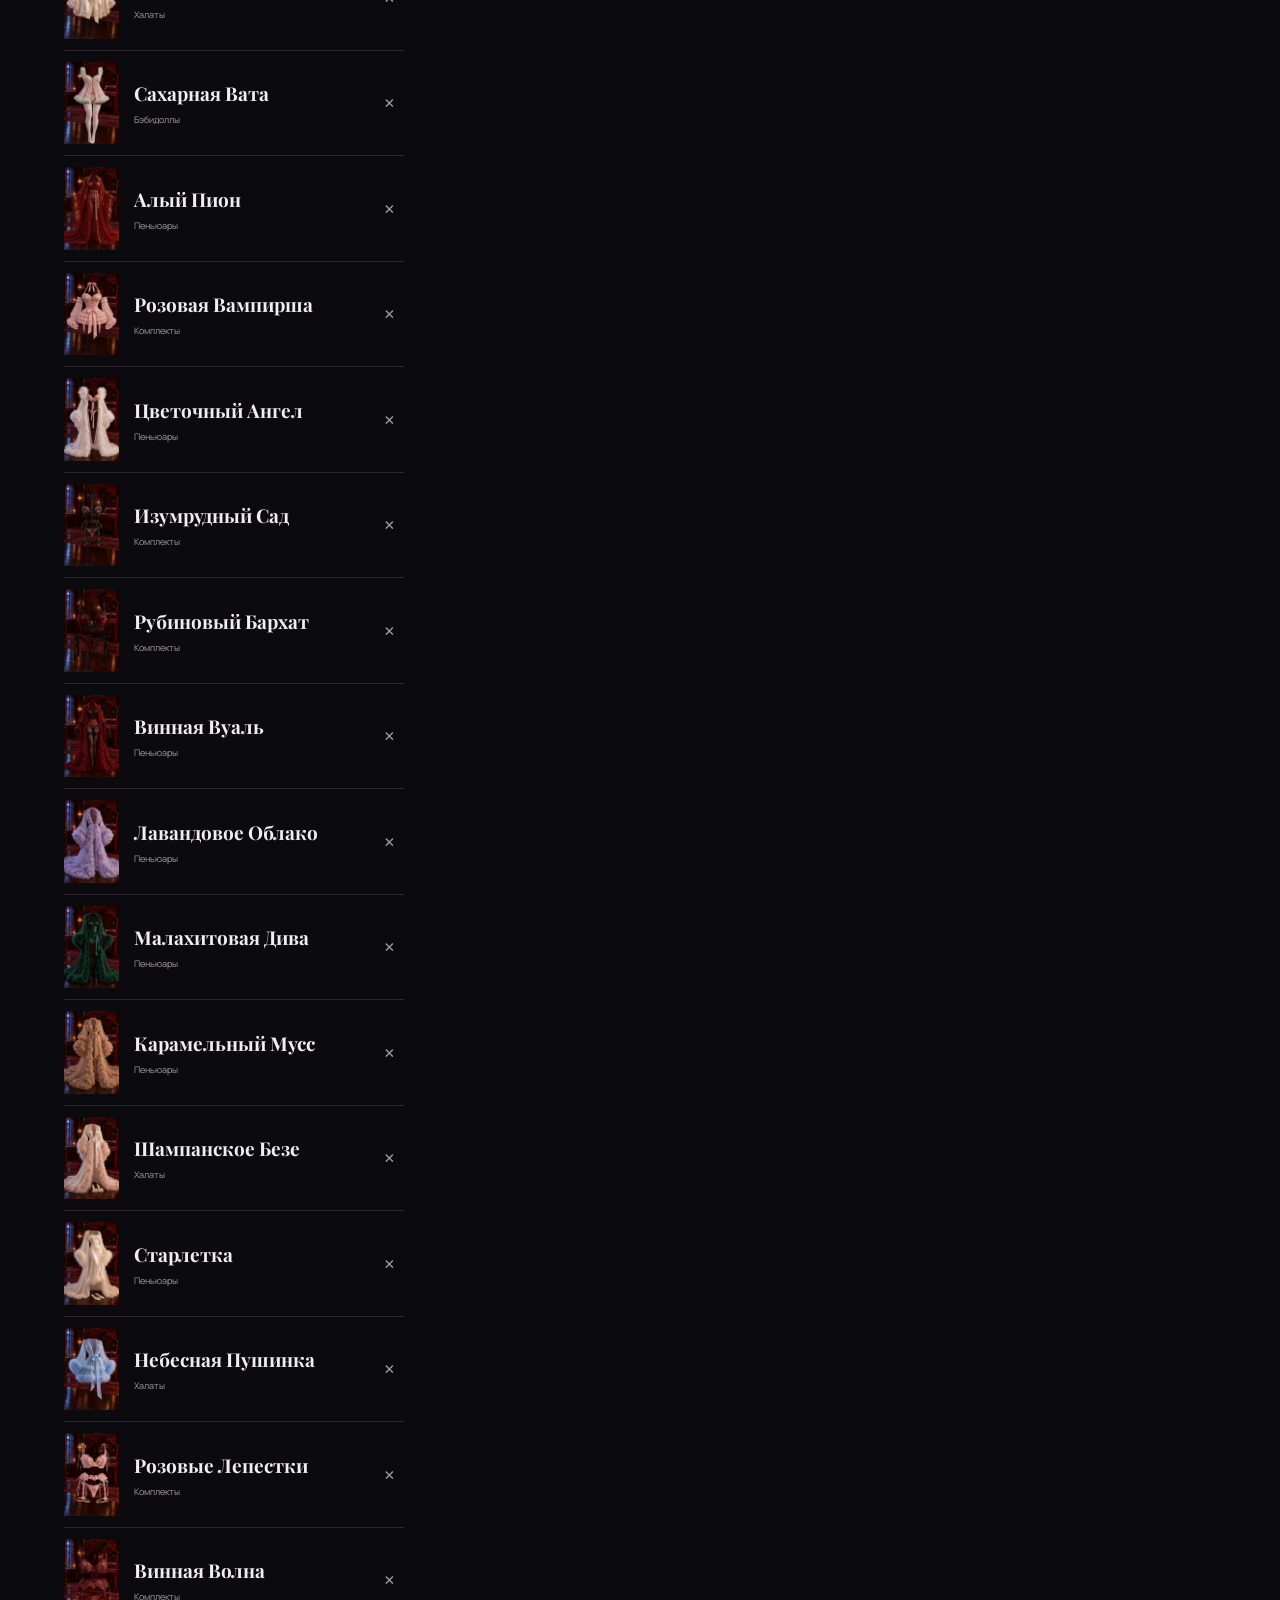
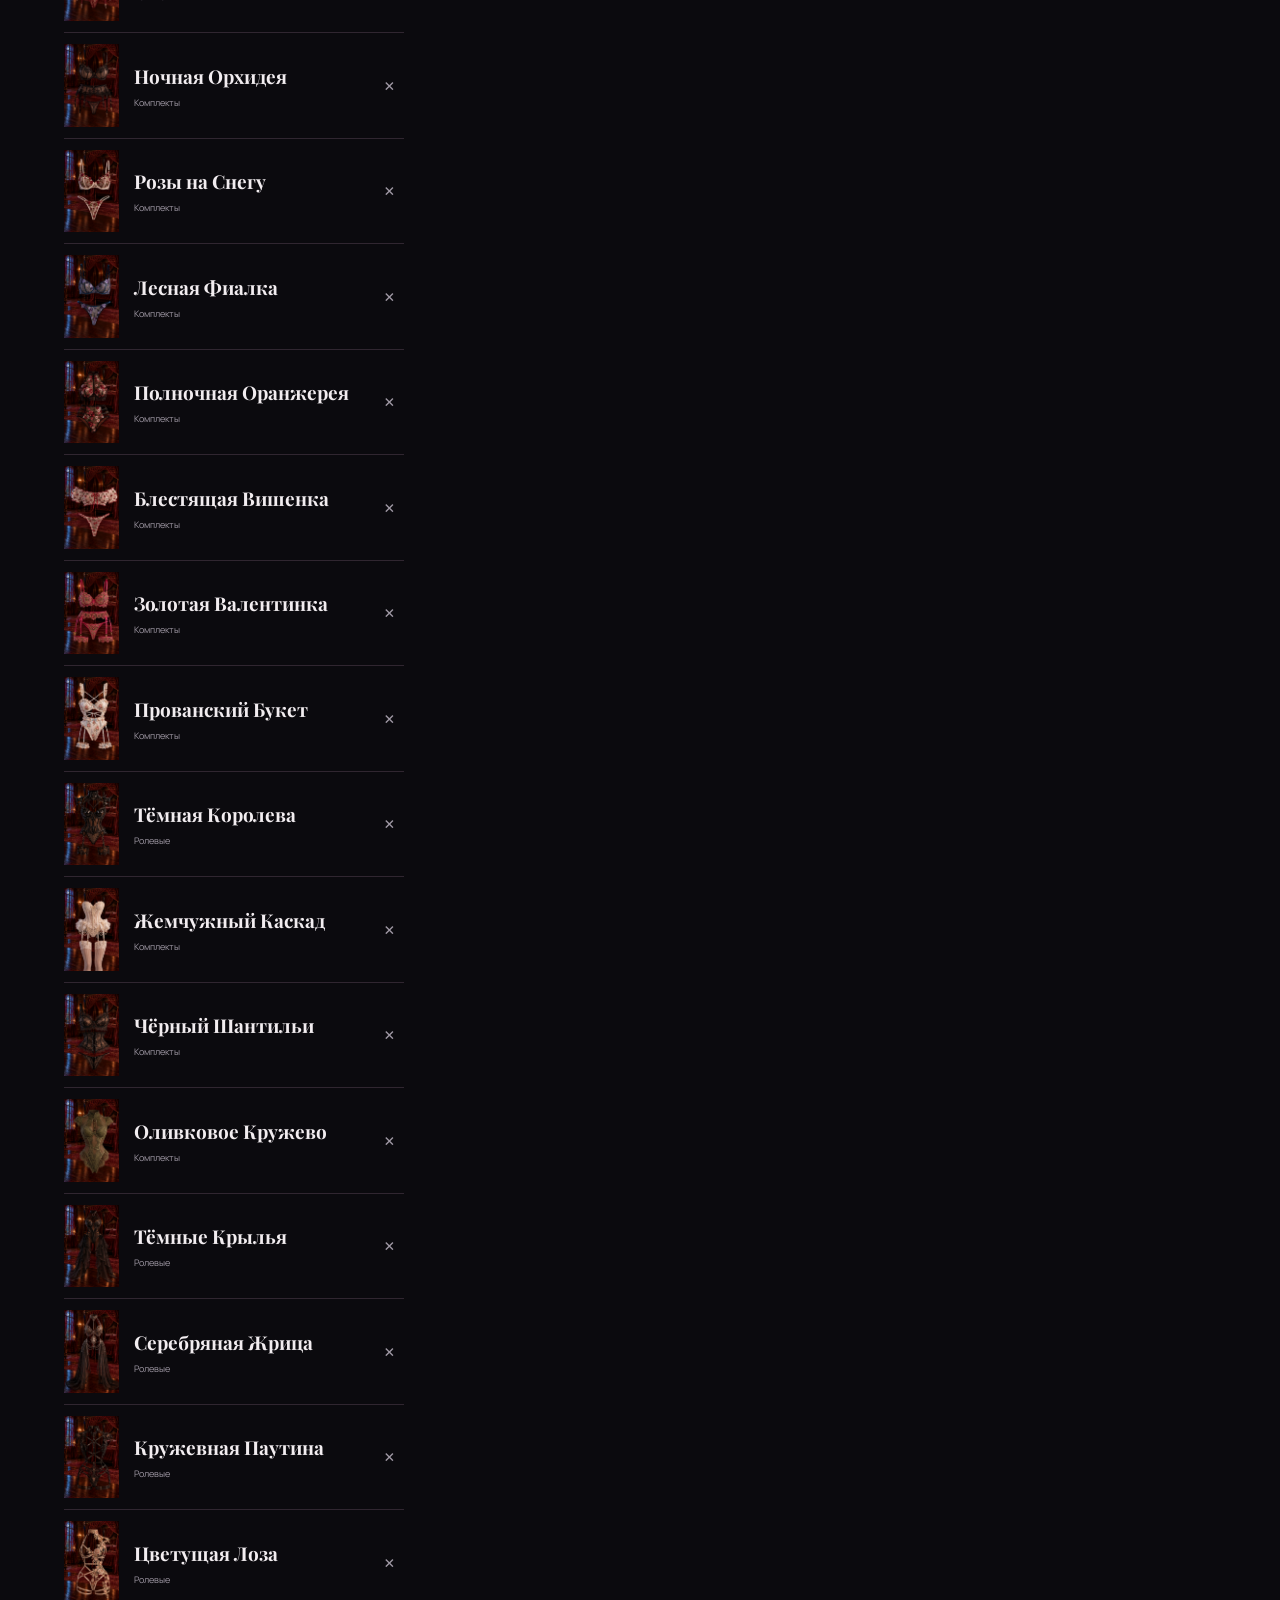
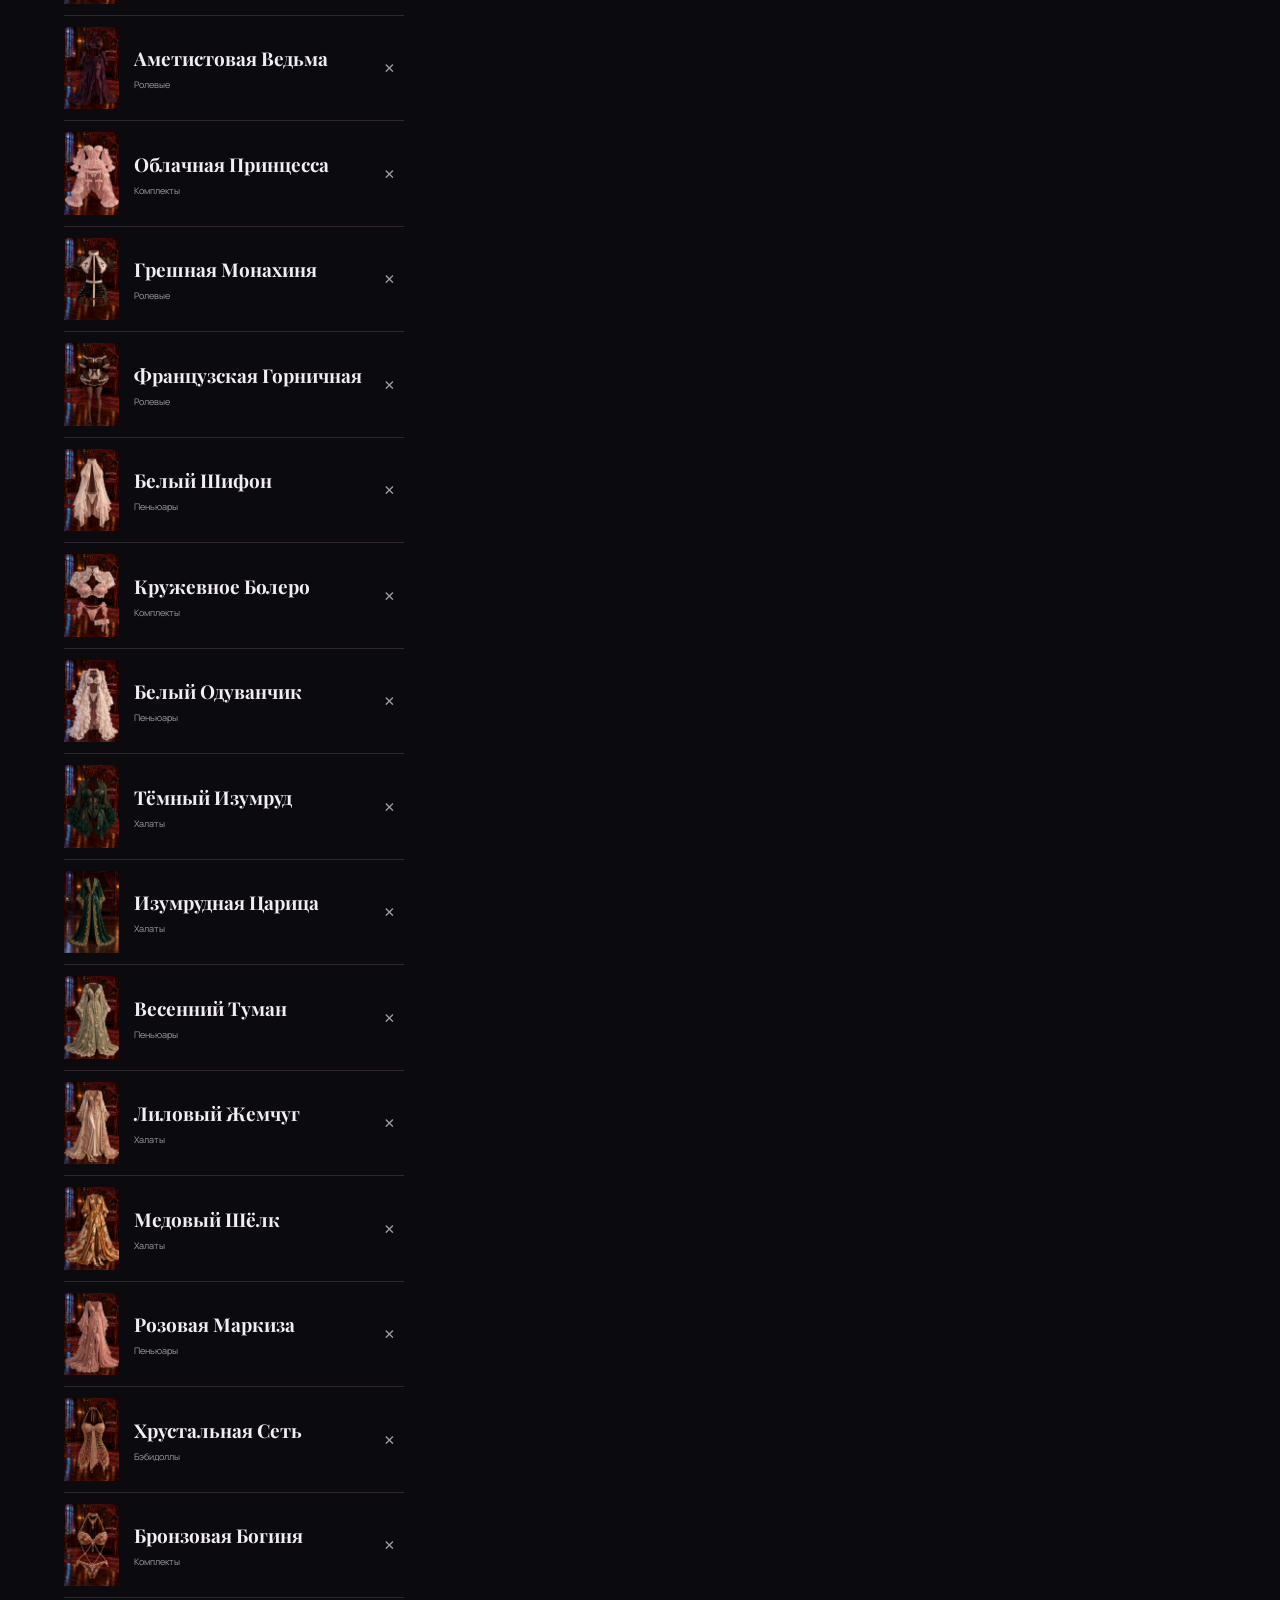
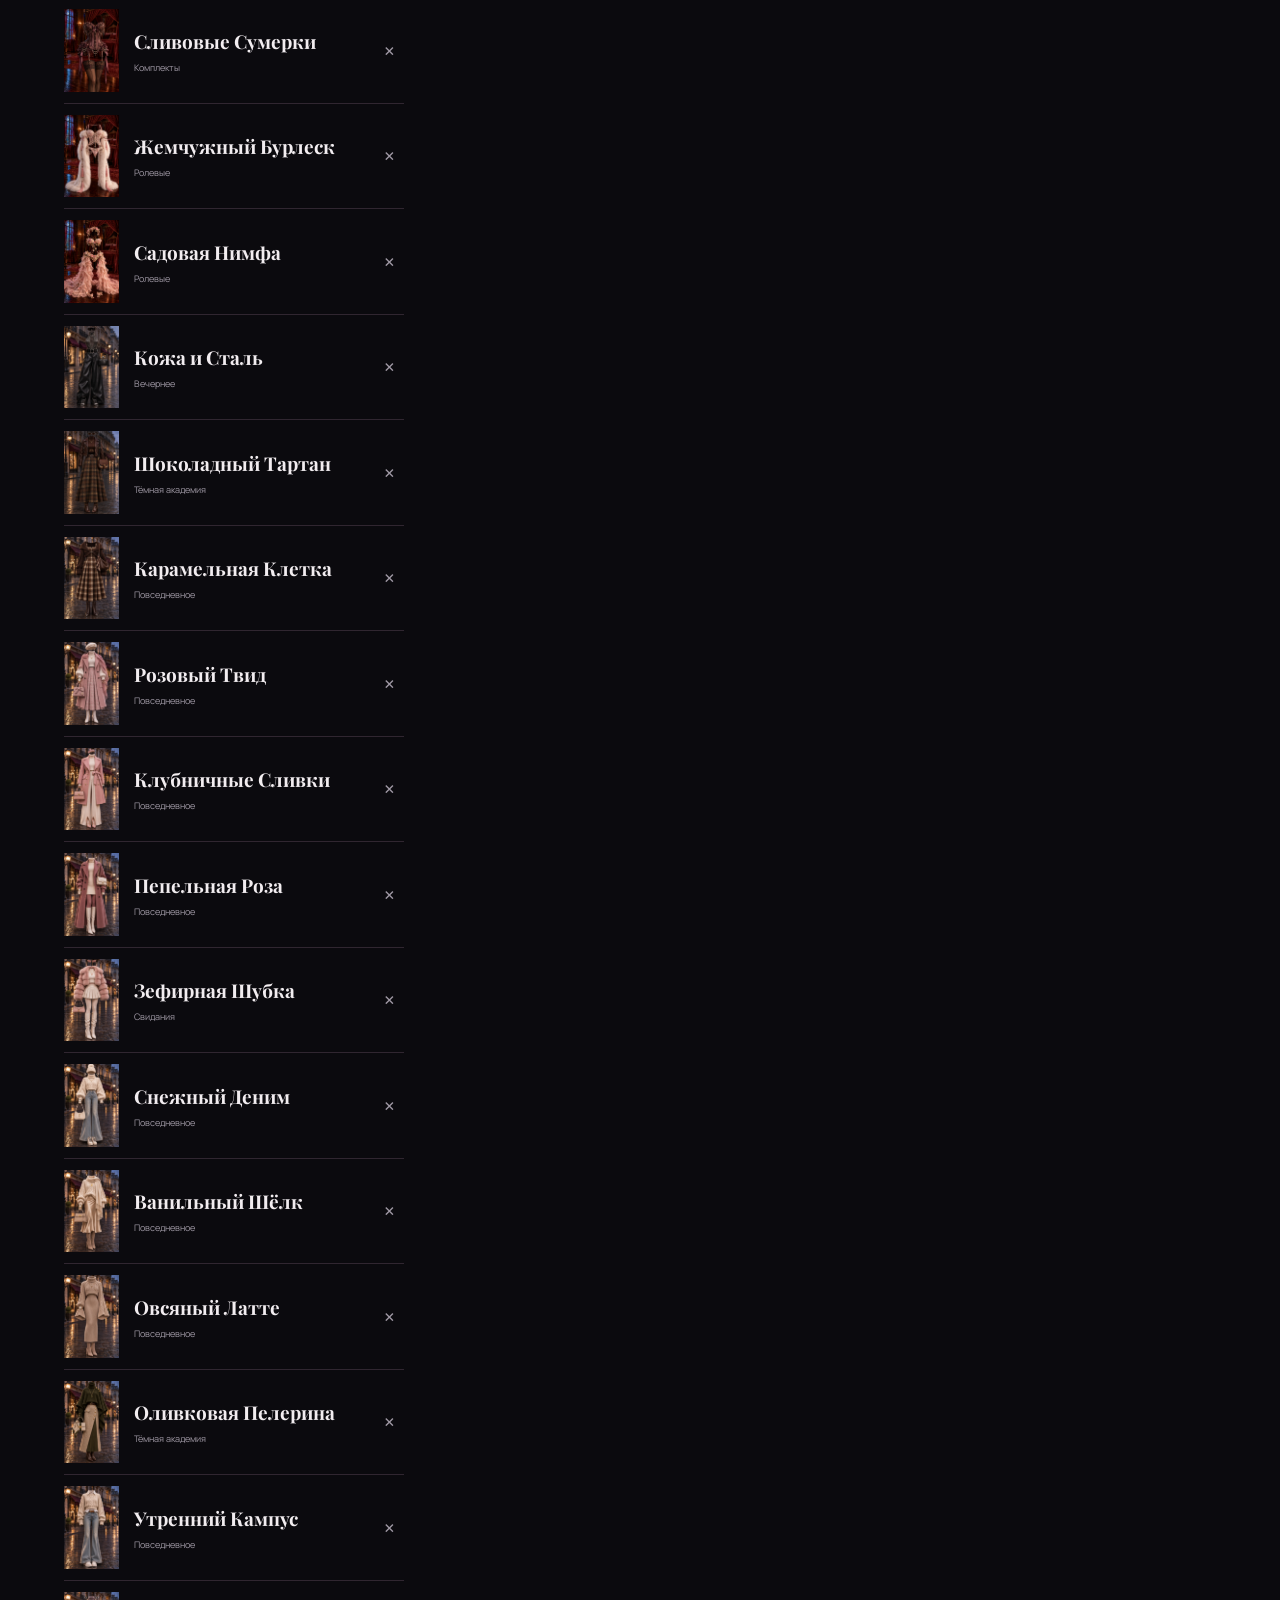
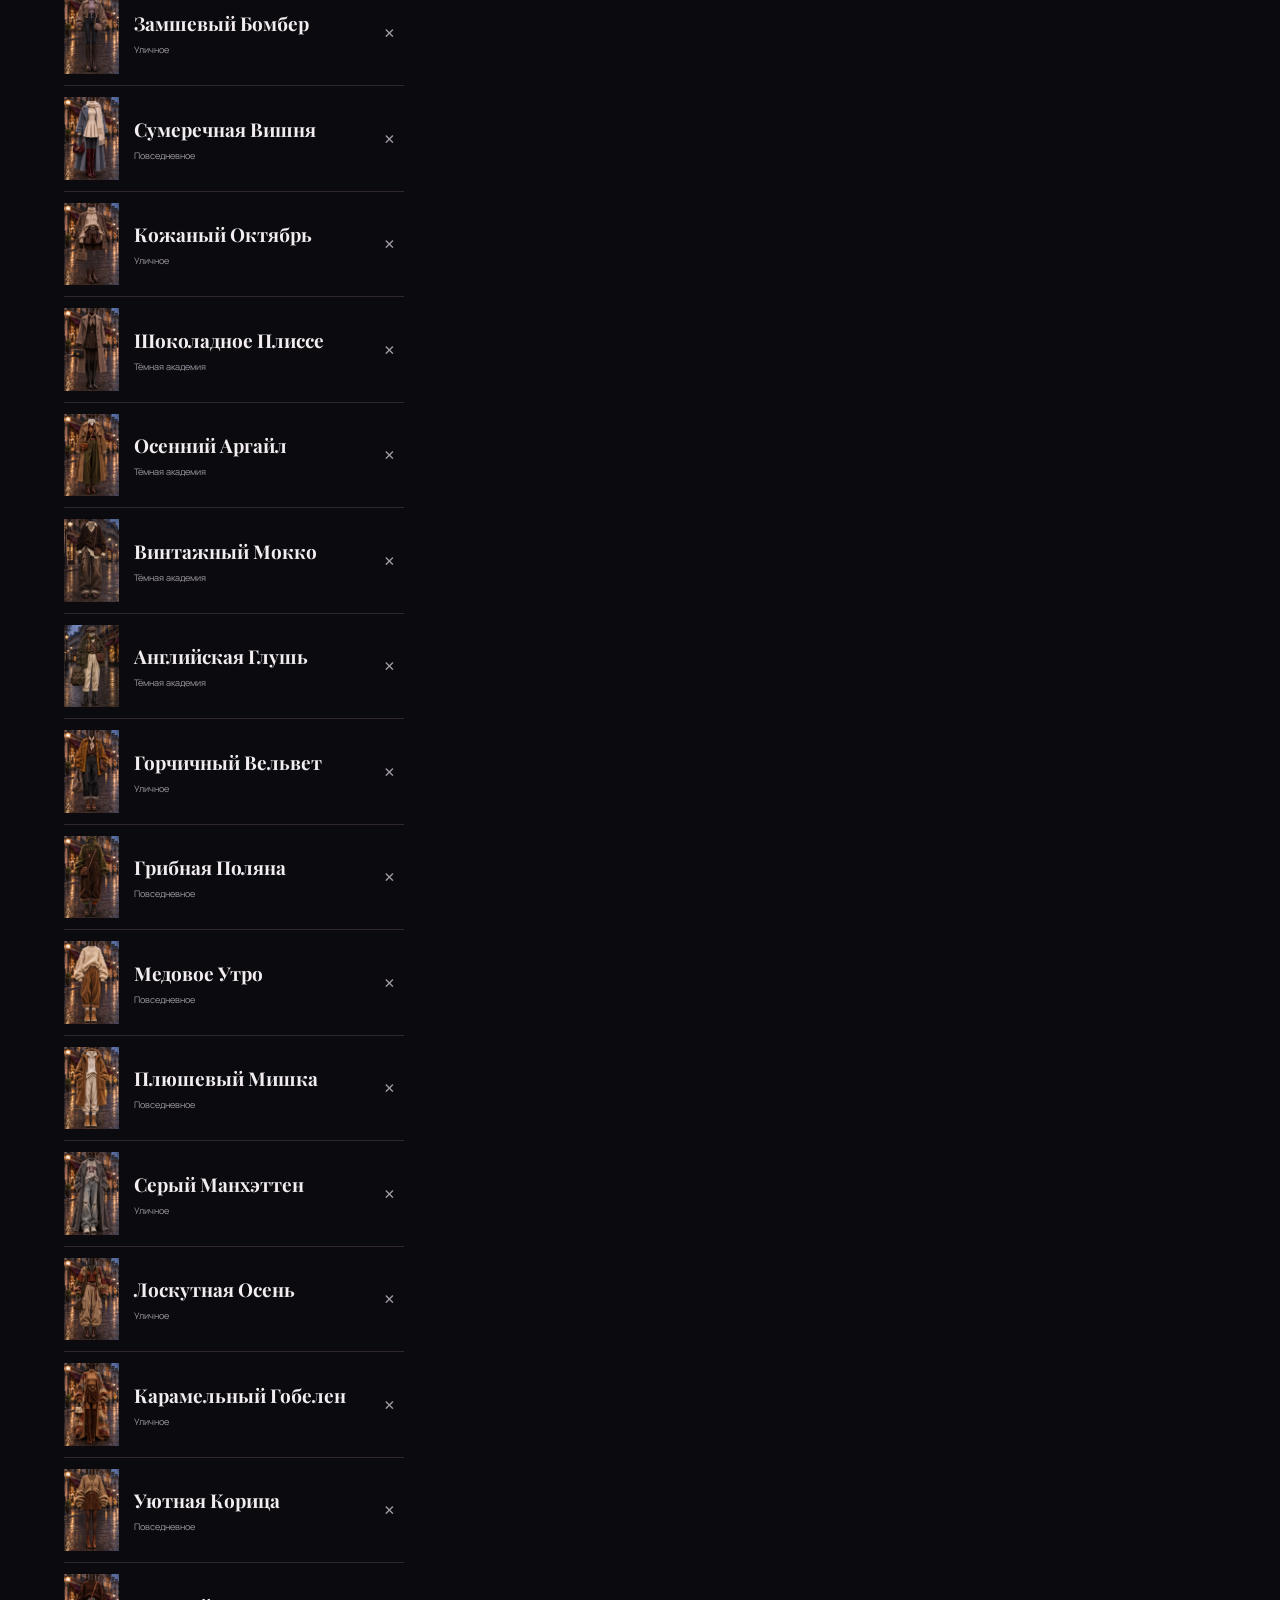
<file: editor.html>
<!doctype html><html lang="ru"><head><meta charset="utf-8"><meta name="viewport" content="width=device-width,initial-scale=1"><title>Редактор — Гардероб</title><link rel="icon" type="image/png" href="[data-uri]">
<link rel="apple-touch-icon" href="[data-uri]"><link rel="stylesheet" href="fonts.css"><link rel="stylesheet" href="styles.css"><link rel="stylesheet" href="editor.css"><script src="catalog.js" defer></script><script src="shared.js" defer></script><script src="editor.js" defer></script></head><body>
<header class="editor-header"><a href="index.html">← К гардеробу</a><span>ГАРДЕРОБ / МАСТЕРСКАЯ</span></header><main class="editor-main"><div class="editor-title"><div><span class="eyebrow">ДОБАВЬ СВОЮ ИСТОРИЮ</span><h1>Мастерская образов</h1><p>Картинка, имя и детали — всё, что нужно костюму.</p></div><div class="editor-cta"><a class="text-link" href="index.html?draft" target="_blank" rel="noopener">Посмотреть черновик на сайте ↗</a><button class="primary" id="export">Скачать catalog.js ↓</button></div></div><div class="editor-notice"><strong>Это локальный черновик.</strong> Изменения видны только в этом браузере. На главной черновик виден по кнопке «Посмотреть черновик на сайте». Чтобы опубликовать их для всех, скачай файл <b>catalog.js</b> и замени им файл в своём GitHub-репозитории. Редактор не имеет доступа к репозиторию.</div><div class="editor-layout"><section class="editor-list-panel"><div class="list-heading"><h2>Твои костюмы <small id="total"></small></h2><button id="new" class="text-link">+ Новый</button></div><div id="editor-list"></div></section><section class="editor-form-panel"><form id="costume-form"><div class="form-heading"><span class="eyebrow" id="form-mode">НОВЫЙ ОБРАЗ</span><span id="save-status" aria-live="polite"></span></div><div class="upload-row"><div id="image-preview" class="upload-preview"><span>Твой костюм</span></div><div><label class="upload-button" for="picture">Выбрать картинку ↗</label><input type="file" id="picture" accept="image/png,image/jpeg,image/webp"><p>PNG, JPG или WebP — редактор сам сожмёт.<br>Лучше вертикальная картинка 2:3.</p><p id="image-error" role="alert"></p></div></div><label class="field">Название костюма<input name="name" id="name" required maxlength="80" placeholder="Например, Бархатный обет"><small>Название на карточке; точный ключ можно указать отдельно.</small></label><label class="field">Ключи для лорбука<input name="key" id="key" maxlength="200" placeholder="Через запятую: Винный Устав, к001"><small>Первый ключ — главный, он виден на карточке. Если пусто — используется название.</small></label><label class="field">Лорбук<input name="lorebook" id="lorebook" list="lb-list" maxlength="60" placeholder="Тёмный Гардероб"><datalist id="lb-list"></datalist><small>В каком лорбуке лежит запись этого костюма. Если пусто — «Тёмный Гардероб»</small></label><div class="field-pair"><label class="field">Категория<input name="category" id="category" list="cat-list" maxlength="40" placeholder="Вечернее"><datalist id="cat-list"></datalist><small>Выбери из списка или впиши новую.</small></label><label class="field">Детали через запятую<input name="tags" id="tags" maxlength="150" placeholder="Бархат, бордо, кружево"></label></div><label class="field">Словесное описание<textarea name="description" id="description" required maxlength="5000" rows="7" placeholder="Ткань, цвет, силуэт, обувь и аксессуары…"></textarea><small>Это описание можно скопировать в содержимое записи лорбука.</small></label><div class="form-actions"><button type="submit" class="primary">Сохранить в черновик</button><button type="button" id="copy-description" class="text-link">Скопировать описание</button></div></form></section></div><section class="publish-guide"><span class="eyebrow">ПОСЛЕ РЕДАКТИРОВАНИЯ</span><h2>Как обновить опубликованный каталог</h2><ol><li>Сохрани изменения в черновик и нажми «Скачать catalog.js».</li><li>Загрузи скачанный файл в корень своего репозитория, заменив прежний catalog.js.</li><li>После обновления GitHub Pages новые костюмы увидят все посетители.</li><li>В своём лорбуке создай запись: ключ — фраза из поля «Ключ для лорбука», содержимое — описание костюма.</li></ol><p>Загруженные картинки входят в catalog.js. Для большого каталога лучше хранить изображения отдельно в assets и указывать путь в поле image. Архив сайта содержит инструкцию.</p><button id="reset" class="text-link">Убрать локальный черновик и вернуться к файлу каталога</button></section></main><div id="toast" role="status"></div></body></html>
</file>
<file: fonts.css>
@font-face {
  font-family: 'IBM Plex Mono';
  font-style: normal;
  font-weight: 400;
  font-display: swap;
  src: url(assets/fonts/ibm-plex-mono-normal-400.ttf) format('truetype');
}

@font-face {
  font-family: 'Manrope';
  font-style: normal;
  font-weight: 400;
  font-display: swap;
  src: url(assets/fonts/manrope-normal-400.ttf) format('truetype');
}

@font-face {
  font-family: 'Manrope';
  font-style: normal;
  font-weight: 600;
  font-display: swap;
  src: url(assets/fonts/manrope-normal-600.ttf) format('truetype');
}

@font-face {
  font-family: 'Playfair Display';
  font-style: italic;
  font-weight: 500;
  font-display: swap;
  src: url(assets/fonts/playfair-display-italic-500.ttf) format('truetype');
}

@font-face {
  font-family: 'Playfair Display';
  font-style: normal;
  font-weight: 700;
  font-display: swap;
  src: url(assets/fonts/playfair-display-normal-700.ttf) format('truetype');
}
</file>
<file: styles.css>
*{box-sizing:border-box}
html{scroll-behavior:smooth;scroll-padding-top:24px}
body{margin:0;--bg:#0b0a0e;--ink:#f2edf0;--muted:#a19aa6;--line:#302630;--accent:#ff237d;--panel:#151019;--serif:'Playfair Display',Georgia,serif;--mono:'IBM Plex Mono',monospace;background:var(--bg);color:var(--ink);font-family:Manrope,Arial,sans-serif;font-size:14px}
button,input,select,textarea{font:inherit}
button,a{touch-action:manipulation;-webkit-tap-highlight-color:transparent}
button{cursor:pointer;color:inherit;background:none;border:0}
a{color:inherit;text-decoration:none}
a,button{outline-offset:5px}
button:focus-visible,a:focus-visible,input:focus-visible,select:focus-visible,textarea:focus-visible{outline:2px solid var(--accent)}
input,textarea,select{color:inherit}
p{line-height:1.85}
h1,h2,h3,p{margin-top:0}
h1,h2,h3{font-family:var(--serif)}
h1,h2,h3{font-weight:700}
em{font-weight:500;color:var(--accent)}
[hidden]{display:none!important}
.plain{padding:0;text-align:inherit}
.mono,.eyebrow{font-family:var(--mono);font-size:10px;letter-spacing:1.3px;color:var(--muted)}
.eyebrow{display:flex;gap:12px;align-items:center;color:var(--accent);letter-spacing:2.1px}
.eyebrow i{width:5px;height:5px;background:var(--accent);box-shadow:0 0 15px var(--accent)}
button svg,a svg{width:18px;height:18px;flex:none}
.horns{fill:var(--accent);width:25px;height:25px;flex:none}
.site-header{margin:0 5%;display:flex;align-items:center;justify-content:space-between;height:90px;border-bottom:1px solid var(--line);gap:25px}
.brand{display:flex;align-items:center;gap:11px;font-family:var(--serif);font-size:29px;font-weight:700;line-height:1}
.brand small{display:block;font-family:var(--mono);font-weight:400;font-size:8px;letter-spacing:2px;color:var(--muted);margin:9px 0 0 2px}
.brand .horns{width:25px;height:35px}
.site-header nav{display:flex;gap:32px;align-items:center;font-size:11px;color:#c3b7c6}
.site-header nav button{font-size:11px}
.site-header nav sup{font-family:var(--mono);font-size:8px;color:var(--accent);margin-left:4px}
.site-header nav a:hover,.site-header nav button:hover{color:var(--accent)}
.channel-link{font-family:var(--mono);font-size:9px;letter-spacing:1px;color:var(--accent);border:1px solid #73213f;padding:13px 17px}
.channel-link span{margin-left:16px}
.primary,.secondary{display:inline-flex;align-items:center;justify-content:center;gap:15px;font-family:var(--mono);font-size:10px;letter-spacing:1px;min-height:49px;padding:16px 21px;background:var(--accent);color:#180a10;border:1px solid var(--accent);font-weight:500;transition:background .2s,box-shadow .2s,transform .2s}
.primary:hover{background:#ff5198;box-shadow:0 0 35px #ff237d30;transform:translateY(-2px)}
.secondary{background:transparent;border-color:#493340;color:var(--ink)}
.text-link{font-family:var(--mono);font-size:10px;letter-spacing:1px;padding:10px 0;border-bottom:1px solid #6f3650;display:inline-block;color:#e5ccd9}
.text-link:hover{color:var(--accent)}
.artwork{background-color:#161015;aspect-ratio:2/3;background-repeat:no-repeat;overflow:hidden}
.atlas{background-image:url('assets/wardrobe-noir.png');background-size:300% 216.9%}
.atlas-0{background-position:0 0}
.atlas-1{background-position:50% 0}
.atlas-2{background-position:100% 0}
.atlas-3,.atlas-4,.atlas-5{background-size:300% 185.5%}
.atlas-3{background-position:0 100%}
.atlas-4{background-position:50% 100%}
.atlas-5{background-position:100% 100%}
.custom-art img{width:100%;height:100%;object-fit:cover;display:block}
.editorial-hero{background:radial-gradient(ellipse at 75% 45%,#4c102439,transparent 52%);padding:0 5%}
.hero-topline{padding:24px 0;display:flex;justify-content:space-between;gap:15px;font-family:var(--mono);font-size:8px;letter-spacing:1.5px;color:#847588}
.hero-topline span:nth-child(2){color:var(--accent)}
.editorial-stage{display:grid;grid-template-columns:1fr 1fr;position:relative;min-height:635px;gap:25px;padding-bottom:45px;align-items:start}
.editorial-copy{position:relative;z-index:3;padding-top:30px;pointer-events:none}
.editorial-copy a{pointer-events:auto}
.editorial-copy h1{font-size:clamp(65px,7.5vw,115px);line-height:.99;letter-spacing:-5px;margin:30px 0 25px;font-weight:700}
.editorial-copy h1 em{display:inline-block}
.editorial-copy p{font-size:12px;color:#afa1b2;line-height:1.9;max-width:250px}
.editorial-copy .primary{margin-top:12px}
.editorial-collage{height:570px;position:relative;align-self:center;max-width:610px;width:100%;justify-self:end}
.collage-outline{position:absolute;top:23px;left:-75px;font-family:var(--serif);font-size:77px;font-weight:700;color:transparent;-webkit-text-stroke:1px #60404e;opacity:.28;white-space:nowrap;transform:rotate(-90deg);transform-origin:50% 50%;pointer-events:none}
.orbit{position:absolute;left:-35px;right:-5px;top:30px;bottom:0;border:1px solid #9a2e532b;border-radius:50%;transform:rotate(-24deg)}
.collage-card{display:block;position:absolute;padding:8px;background:#131015;border:1px solid #46343d;box-shadow:0 20px 65px #0008;text-align:left;overflow:hidden;transition:transform .4s,border-color .3s}
.collage-card:hover{border-color:var(--accent)}
.collage-card .artwork{width:100%;filter:saturate(.8)}
.collage-front{width:60%;left:1%;top:75px;z-index:2;transform:rotate(-7deg)}
.collage-front:hover{transform:rotate(-3deg) translateY(-6px)}
.collage-back{width:49%;right:1%;top:5px;transform:rotate(9deg);z-index:1;filter:brightness(.7)}
.collage-back:hover{filter:brightness(.9);transform:rotate(6deg) translateY(-5px)}
.collage-index{display:block;margin:12px 11px 8px;font-family:var(--mono);font-size:7px;letter-spacing:1px;color:var(--accent)}
.collage-title{font-family:var(--serif);font-size:22px;display:flex;justify-content:space-between;gap:12px;margin:0 10px 12px;line-height:1.2}
.collage-title b{font-weight:400;font-family:Arial,sans-serif;font-size:18px}
.collage-back .collage-title{font-size:19px}
.red-stamp{position:absolute;right:3%;bottom:5px;z-index:4;border:1px solid #dd2767;width:105px;height:105px;border-radius:50%;outline:1px solid #ff237d44;outline-offset:6px;display:flex;flex-direction:column;align-items:center;justify-content:center;gap:4px;color:var(--accent);transform:rotate(14deg);background:#110a10}
.red-stamp span{font-family:var(--mono);font-size:8px;letter-spacing:1px}
.red-stamp .horns{height:34px;width:34px}
.vertical-note{position:absolute;right:-25px;top:40%;writing-mode:vertical-rl;font-family:var(--mono);font-size:7px;color:#a17889;letter-spacing:3px}
.hero-bottom-note{position:absolute;right:22%;bottom:23px;color:#a48f9c;font-family:var(--serif);font-size:14px;line-height:1.5;transform:rotate(-5deg)}
.hero-bottom-note em{color:#cab4c1}
.ticker{overflow:hidden;border-top:1px solid #6b203c;border-bottom:1px solid #6b203c;background:#22101a;color:#d6abbf;font-family:var(--mono);font-size:10px;letter-spacing:3px;padding:15px 0}
.ticker>div{white-space:nowrap;display:flex;align-items:center;justify-content:center;gap:35px;min-width:max-content}
.ticker span{color:var(--accent);font-size:16px}
.collection{margin:0 5%;padding:65px 0 70px;scroll-margin-top:25px}
.collection-heading{display:flex;align-items:end;justify-content:space-between;gap:25px}
.collection-heading h2{font-size:43px;letter-spacing:-1.5px;margin:15px 0 0;line-height:1.2}
.collection-heading h2 sup{font-family:var(--mono);font-weight:400;font-size:10px;margin-left:12px;vertical-align:top;display:inline-block;padding-top:7px;color:#a38094;letter-spacing:0}
.random-btn{border:1px solid var(--line);padding:14px 18px;font-family:var(--mono);font-size:9px;letter-spacing:.7px;color:#b4a0b1;white-space:nowrap}
.random-btn span{font-size:16px;margin-left:20px;color:var(--accent)}
.random-btn:hover{border-color:var(--accent)}
.catalog-toolbar{display:flex;align-items:center;flex-wrap:wrap;gap:22px 18px;margin:28px 0 30px}
.search{flex:1;min-width:270px;display:flex;gap:12px;align-items:center;border-bottom:1px solid #5b3e4d;padding:12px 0}
.search svg{width:17px;height:17px;flex:none;color:#9b8190}
.search input{width:100%;border:0;background:none;font-size:11px;outline:none}
.search input::placeholder{color:#8b7d91}
.filters{display:flex;align-items:center;gap:4px;flex-wrap:wrap}
.filter{color:#a69ba9;border:1px solid transparent;padding:9px 12px;font-family:var(--mono);font-size:9px;display:flex;gap:9px;align-items:center}
.filter small{font-size:7px;color:#6e5c6c}
.filter.active{background:#351020;color:#ff6ba5;border-color:#7f294c}
.filter.active small{color:var(--accent)}
.filter:hover{color:var(--accent)}
.result-count{font-family:var(--mono);font-size:8px;letter-spacing:1px;color:#7a6776;white-space:nowrap}
.catalog-grid{display:grid;grid-template-columns:repeat(3,minmax(0,1fr));gap:45px 27px}
.costume-card{border:1px solid #35232d;background:#100d12;position:relative;transition:border-color .25s}
.costume-card:hover{border-color:#86415c}
.card-top{display:flex;justify-content:space-between;font-family:var(--mono);font-size:8px;letter-spacing:1px;padding:12px 15px;border-bottom:1px solid #35232d;color:#a18798;text-transform:uppercase}
.card-top>span:first-child{color:var(--accent)}
.art-button{padding:0;width:100%;display:block;position:relative;text-align:left;overflow:hidden}
.art-button .artwork{transition:filter .4s;filter:saturate(.85)}
.art-button:hover .artwork{filter:saturate(1.15) brightness(1.08)}
.image-open{position:absolute;left:18px;right:18px;bottom:18px;padding:14px;background:#180c14dc;border:1px solid #d62b6b66;backdrop-filter:blur(16px);font-family:var(--mono);font-size:8px;letter-spacing:1px;display:flex;justify-content:space-between;align-items:center;opacity:0;transform:translateY(8px);transition:.25s}
.art-button:hover .image-open,.art-button:focus-visible .image-open{opacity:1;transform:translateY(0)}
.image-cross{position:absolute;right:14px;top:14px;width:30px;height:30px;display:flex;align-items:center;justify-content:center;background:#08080a99;border:1px solid #ffffff25;color:#e0c6d3}
.card-info{padding:20px}
.card-kicker{font-family:var(--mono);font-size:8px;letter-spacing:1.5px;color:var(--accent);display:flex;align-items:center;gap:7px}
.card-kicker .horns{width:12px;height:16px}
.card-info h3{font-size:29px;font-weight:700;line-height:1.13;margin:10px 0 15px;letter-spacing:-.5px;min-height:64px;display:flex;align-items:start}
.card-info h3 button{max-width:100%;overflow-wrap:anywhere}
.card-description{font-size:11px;line-height:1.9;color:#a79aa9;display:-webkit-box;-webkit-line-clamp:3;-webkit-box-orient:vertical;overflow:hidden;min-height:63px;margin-bottom:22px}
.card-actions{padding-top:17px;border-top:1px solid var(--line);display:flex;align-items:center;justify-content:space-between;gap:14px}
.card-actions>div{min-width:0}
.card-actions small{font-family:var(--mono);color:#7b6575;display:block;font-size:7px;letter-spacing:1.5px;margin-bottom:7px}
.card-actions span{display:block;color:#e3b5cb;font-family:var(--mono);font-size:10px;overflow-wrap:anywhere}
.copy-btn{border:1px solid #71334d;width:36px;height:36px;display:flex;align-items:center;justify-content:center;flex:none;color:var(--accent)}
.copy-btn:hover{background:#461528}
.copy-btn svg{width:16px;height:16px}
.closing-note{margin:0 5%;border-top:1px solid #542035;border-bottom:1px solid #542035;display:flex;align-items:center;justify-content:space-between;gap:40px;padding:50px 0;position:relative}
.closing-mark{position:absolute;left:35%;top:5%;width:20%;height:90%;opacity:.05;pointer-events:none}
.closing-mark .horns{width:100%;height:100%}
.closing-note h2{font-size:53px;line-height:1.12;margin:15px 0 0;letter-spacing:-1px}
.closing-right p{font-size:12px;color:#ad98a7}
.closing-right .text-link{font-size:9px}
footer{padding:30px 5% 35px;display:flex;align-items:center;justify-content:space-between;gap:25px}
footer .brand{font-size:24px}
footer .brand .horns{width:18px}
footer .mono{font-size:8px}
footer>a:last-child{font-family:var(--mono);font-size:8px;color:#b992a6;letter-spacing:1px}
.empty{padding:50px 10px;text-align:center}
.empty .eyebrow{justify-content:center}
.empty h3{font-size:38px;line-height:1.15;margin:24px 0}
.empty .primary{font-size:9px}
#toast{position:fixed;bottom:25px;left:50%;transform:translate(-50%,15px);opacity:0;pointer-events:none;background:#23121d;color:#ffcee2;border:1px solid #8f2953;padding:16px 24px;z-index:40;font-family:var(--mono);font-size:11px;transition:.25s;max-width:calc(100vw - 32px);width:max-content;box-shadow:0 10px 40px #0008}
#toast.visible{opacity:1;transform:translate(-50%,0)}
dialog{border:1px solid #563044;padding:0;background:#100d14;color:var(--ink);max-width:1080px;width:calc(100% - 50px);max-height:91dvh;box-shadow:0 30px 150px #000a}
dialog::backdrop{background:#07060bdd;backdrop-filter:blur(10px)}
.close-dialog{position:absolute;right:16px;top:16px;border:1px solid #624056;background:#100c13;width:34px;height:34px;border-radius:50%;font-size:23px;line-height:1;z-index:5}
.close-dialog:hover{border-color:var(--accent);color:var(--accent)}
#detail-content{display:grid;grid-template-columns:.9fr 1.1fr}
.detail-visual{position:relative;min-height:640px;background:#120b11}
.detail-art{position:absolute;inset:0;aspect-ratio:auto}
.detail-serial{position:absolute;top:23px;left:23px;font-family:var(--mono);font-size:9px;letter-spacing:2px;color:#f697c0;background:#100a0e99;padding:9px 11px;border:1px solid #6d2a4677}
.detail-image-name{position:absolute;bottom:0;left:0;right:0;padding:60px 30px 30px;background:linear-gradient(transparent,#100810ed);font-family:var(--serif);font-size:28px;font-style:italic}
.detail-copy{padding:40px 35px 27px;min-width:0}
.detail-copy>.eyebrow{font-size:8px;padding-right:30px;letter-spacing:1.3px}
.detail-copy>.eyebrow .horns{width:14px;height:20px}
.detail-copy h2{font-size:42px;line-height:1.12;margin:20px 0 22px;letter-spacing:-.8px;overflow-wrap:anywhere}
.keyword{padding:17px 18px;background:linear-gradient(110deg,#29111f,#170e18);border:1px solid #523043;margin-bottom:20px}
.keyword small{font-family:var(--mono);font-size:7px;letter-spacing:1.4px;color:#a17b91;line-height:1.8;display:block}
.keyword button{border:1px solid #a02a5a;border-radius:30px;padding:9px 13px;margin-top:12px;font-family:var(--mono);font-size:11px;display:flex;align-items:center;gap:15px;color:#f6d9e6;text-align:left;overflow-wrap:anywhere;max-width:100%}
.keyword button svg{width:13px;height:13px}
.keyword p{font-size:9px;color:#95758a;margin:11px 0 0}
.tags{display:flex;gap:7px;flex-wrap:wrap}
.tags span{border:1px solid #372534;border-radius:20px;font-family:var(--mono);font-size:9px;padding:6px 9px;color:#a48b9d}
.full-description{border:1px solid #34252f;background:#0b090e;padding:18px;font-size:12px;line-height:1.9;color:#c8b9c4;margin:20px 0;white-space:pre-wrap;overflow-wrap:anywhere}
.detail-actions{display:grid;grid-template-columns:1fr 1fr;gap:10px}
.detail-actions .primary,.detail-actions .secondary{font-size:8px;letter-spacing:.6px;padding:14px 8px;min-height:46px;gap:7px}
.detail-actions .primary svg{width:13px}
.share-btn{grid-column:1/-1;border:1px solid #48303e;padding:13px;font-family:var(--mono);font-size:8px;letter-spacing:1px;color:#bba3b3}
.detail-hint{font-size:9px;color:#8e7184;line-height:1.7;margin:15px 0 0}
.help-content{padding:55px;max-width:700px;margin:auto}
.help-content h2{font-size:48px;line-height:1.1;margin:25px 0}
.help-content ol{padding-left:20px}
.help-content li{padding:15px 0 8px 12px;color:#dfc8d6}
.help-content li::marker{color:var(--accent);font-family:var(--mono)}
.help-content p{font-size:12px;color:#af94a7;margin:8px 0 0}
.help-note{border-top:1px solid #542a3f;padding-top:20px!important;margin-top:20px!important;font-size:10px!important}
@media(min-width:1700px){.site-header,.editorial-hero,.collection,.closing-note,footer{max-width:1530px;margin-left:auto;margin-right:auto}
.editorial-hero,footer{padding-left:0;padding-right:0}
.editorial-stage{min-height:760px}
.editorial-collage{height:670px}
.editorial-copy h1{font-size:130px}
.collage-front{width:64%}
}
@media(max-width:1150px){.site-header nav{gap:22px}
.editorial-copy h1{font-size:82px}
.editorial-stage{min-height:600px;gap:15px}
.editorial-collage{height:515px}
.collage-front{width:65%;top:80px;left:0}
.collage-back{width:53%;right:0}
.collage-title{font-size:20px}
.collage-back .collage-title{font-size:18px}
.hero-bottom-note{right:18%;bottom:30px}
.red-stamp{bottom:18px;width:80px;height:80px}
.red-stamp span{font-size:6px}
.red-stamp .horns{width:25px;height:25px}
.collection-heading h2{font-size:36px}
.catalog-toolbar{gap:18px}
.search{flex-basis:100%;min-width:0}
.result-count{margin-left:auto}
.catalog-grid{gap:30px 20px}
.card-info{padding:18px}
.card-info h3{font-size:26px;min-height:59px}
.detail-copy{padding:45px 25px 25px}
.detail-copy h2{font-size:36px}
.detail-visual{min-height:670px}
}
@media(max-width:800px){.site-header{height:82px}
.brand{font-size:27px}
.brand small{font-size:6px}
.brand .horns{width:20px}
.site-header nav{gap:17px;font-size:10px}
.site-header nav button{font-size:10px}
.channel-link{display:none}
.site-header nav a:last-child{display:none}
.hero-topline{font-size:6px;padding:20px 0}
.hero-topline span:last-child{display:none}
.editorial-stage{grid-template-columns:1fr 1fr;min-height:520px;gap:5px}
.editorial-copy{padding-top:15px}
.editorial-copy .eyebrow{font-size:7px;letter-spacing:1px}
.editorial-copy h1{font-size:64px;letter-spacing:-3px;margin:22px 0}
.editorial-copy p{font-size:11px}
.editorial-copy .primary{font-size:8px;padding:14px 16px}
.editorial-collage{height:430px}
.collage-front{width:77%;left:-5%;top:90px}
.collage-back{width:62%;right:0;top:5px}
.collage-title{font-size:16px;margin:0 4px 8px}
.collage-index{font-size:6px;letter-spacing:.5px;margin:9px 4px 5px}
.collage-back .collage-title{font-size:15px}
.collage-card{padding:5px}
.collage-outline{font-size:55px;left:-80px}
.red-stamp{width:60px;height:60px;bottom:3px;right:-5px}
.red-stamp span{font-size:4px}
.red-stamp .horns{width:20px;height:20px}
.vertical-note{right:-10px;font-size:5px}
.hero-bottom-note{display:none}
.catalog-grid{grid-template-columns:repeat(2,minmax(0,1fr));gap:25px 18px}
.collection{padding:40px 0 45px}
.collection-heading h2{font-size:34px}
.collection-heading .eyebrow{font-size:7px}
.random-btn{font-size:7px;padding:12px}
.random-btn span{margin-left:8px}
.catalog-toolbar{gap:15px}
.filter{font-size:8px;padding:8px 10px}
.card-info h3{font-size:25px;min-height:57px}
.card-description{font-size:10px;line-height:1.8;min-height:54px}
.card-actions span{font-size:9px}
.closing-note{padding:35px 0;gap:25px}
.closing-note h2{font-size:40px}
.closing-right p{font-size:10px}
.closing-right .text-link{font-size:7px}
footer{padding-top:25px;flex-wrap:wrap}
footer .mono{display:none}
.detail-copy{padding:45px 22px 25px}
.detail-copy h2{font-size:32px}
.detail-actions{grid-template-columns:1fr}
.detail-actions .share-btn{grid-column:auto}
.detail-visual{min-height:650px}
.full-description{font-size:11px;padding:15px}
.keyword{padding:14px}
.keyword button{font-size:10px}
.detail-image-name{font-size:24px;padding:50px 22px 22px}
}
@media(max-width:560px){.site-header{height:80px;gap:12px}
.site-header nav{gap:18px}
.brand{font-size:25px}
.brand .horns{width:18px}
.site-header nav a,.site-header nav button{font-size:9px}
.site-header nav sup{display:none}
.editorial-stage{display:flex;flex-direction:column;min-height:0;gap:0;padding-bottom:40px}
.editorial-copy{width:100%;padding:10px 0 0}
.editorial-copy h1{font-size:clamp(64px,16vw,87px);letter-spacing:-3px;line-height:1;margin:22px 0}
.editorial-copy h1 br:nth-child(2){display:none}
.editorial-copy h1 em{max-width:100%}
.editorial-copy p{max-width:none;font-size:11px;line-height:1.8}
.editorial-copy p br:nth-child(2){display:none}
.editorial-copy .primary{margin-top:5px;min-height:46px;font-size:9px}
.editorial-collage{align-self:center;width:92%;height:475px;margin-top:32px}
.collage-front{width:65%;left:0;top:70px}
.collage-back{width:55%;right:0;top:5px}
.collage-title{font-size:19px;padding:1px 4px 4px}
.collage-back .collage-title{font-size:17px}
.collage-index{font-size:6px;letter-spacing:1px;margin:12px 8px 6px}
.collage-card{padding:6px}
.collage-outline{font-size:54px;left:-64px;top:110px}
.vertical-note{top:45%;right:-17px;font-size:6px}
.red-stamp{width:68px;height:68px;bottom:10px;right:0}
.red-stamp span{font-size:5px}
.red-stamp .horns{width:24px;height:24px}
.ticker{font-size:8px;padding:12px 0;letter-spacing:2px}
.ticker>div{gap:23px;justify-content:start;padding-left:20px}
.collection-heading{align-items:start;gap:12px}
.collection-heading h2{font-size:32px;max-width:245px;line-height:1.15}
.collection-heading h2 sup{font-size:8px;margin-left:7px;padding-top:3px}
.collection-heading .eyebrow{font-size:6px;letter-spacing:1.6px}
.random-btn{font-size:6px;white-space:normal;line-height:1.8;padding:9px 8px;max-width:82px;flex:none;margin-top:19px}
.random-btn span{display:none}
.search{padding:11px 0}
.search input{font-size:10px}
.catalog-toolbar{margin:21px 0 25px;gap:14px}
.filters{gap:4px;flex:1}
.filter{font-size:7px;padding:8px;gap:5px}
.filter small{font-size:6px}
.result-count{font-size:6px;align-self:end;margin-bottom:9px;letter-spacing:.5px}
.catalog-grid{gap:22px 13px}
.card-top{font-size:6px;letter-spacing:.5px;padding:9px}
.card-info{padding:13px 11px}
.card-kicker{font-size:6px;letter-spacing:.7px;gap:4px}
.card-kicker .horns{width:9px;height:12px}
.card-info h3{font-size:23px;min-height:52px;margin:10px 0 12px;letter-spacing:-.5px;line-height:1.13}
.card-description{font-size:9px;line-height:1.8;min-height:49px;-webkit-line-clamp:3;margin-bottom:15px}
.card-actions{gap:8px;padding-top:12px}
.card-actions small{font-size:6px;letter-spacing:1px;margin-bottom:6px}
.card-actions span{font-size:8px}
.copy-btn{width:30px;height:32px}
.copy-btn svg{width:13px;height:13px}
.image-cross{width:24px;height:24px;font-size:12px;top:9px;right:9px}
.image-open{display:none}
.closing-note{flex-direction:column;align-items:start;gap:20px}
.closing-note h2{font-size:40px}
.closing-note .eyebrow{font-size:7px}
.closing-mark{left:50%;height:65%;top:10%;width:40%}
.closing-right p{font-size:11px;margin-bottom:10px}
.closing-right .text-link{font-size:8px}
footer .brand{font-size:22px}
footer>a:last-child{font-size:7px}
.closing-note h2{font-size:39px}
dialog{width:calc(100% - 24px);max-height:94dvh}
#detail-content{display:block}
.detail-visual{min-height:0;aspect-ratio:2/2.65}
.detail-image-name{font-size:27px}
.detail-copy{padding:28px 23px 25px}
.detail-copy h2{font-size:36px}
.detail-copy>.eyebrow{font-size:7px;letter-spacing:1px;padding-right:0}
.detail-actions{grid-template-columns:1fr 1fr;gap:9px}
.detail-actions .share-btn{grid-column:1/-1}
.detail-actions .primary,.detail-actions .secondary{font-size:7px;padding:12px 5px;letter-spacing:.5px;gap:5px}
.detail-actions .primary svg{display:none}
.keyword small{font-size:6px}
.keyword button{font-size:10px}
.full-description{font-size:12px;line-height:1.9}
.help-content{padding:50px 25px 30px}
.help-content h2{font-size:38px}
.help-content li{padding-left:4px}
.help-content p{font-size:11px}
#toast{font-size:10px;padding:15px 20px}
}
@media(max-width:370px){.site-header nav{gap:10px}
.site-header nav button,.site-header nav a{font-size:8px}
.editorial-copy h1{font-size:60px}
.editorial-collage{height:405px}
.card-info h3{font-size:21px}
.card-actions span{font-size:7px}
}
@media(prefers-reduced-motion:reduce){html{scroll-behavior:auto}
*,*::before,*::after{transition:none!important;animation:none!important}
}
.editorial-hero{overflow:hidden}
.editorial-stage{min-height:720px}
.editorial-collage{height:635px}
.collage-front{width:54%;top:70px}
.collage-outline{top:95px;font-size:63px}
.hero-bottom-note{bottom:32px;right:20%}
@media(min-width:801px){.editorial-copy>p{font-size:13px}
.site-header nav,.site-header nav button{font-size:12px}
.full-description{font-size:14px}
.card-description{font-size:12px;min-height:69px}
.detail-actions .primary,.detail-actions .secondary,.share-btn{font-size:9px}
}
@media(max-width:1150px){.editorial-stage{min-height:630px}
.editorial-collage{height:540px}
.collage-front{width:59%;top:80px}
.hero-bottom-note{display:none}
}
@media(max-width:800px){.editorial-stage{min-height:520px}
.editorial-collage{height:430px}
.collage-front{width:72%;left:-5%;top:90px}
.collage-outline{top:75px;font-size:50px}
}
@media(max-width:560px){.editorial-stage{min-height:0;padding-bottom:20px}
.editorial-collage{height:475px}
.collage-front{width:65%;left:0;top:70px}
.collage-outline{top:105px}
.hero-topline{font-size:7px}
.card-description{font-size:10px;min-height:54px}
.card-top{font-size:7px}
.card-actions span{font-size:9px}
}
@media(max-width:370px){.editorial-collage{height:405px}
.card-actions span{font-size:8px}
}
@media(max-width:560px){.editorial-copy p br:nth-child(2){display:initial}
}

.key-list{display:flex;flex-wrap:wrap;gap:8px}
.collage-card{transition:transform .4s,border-color .3s,opacity .45s}.collage-card.is-swapping{opacity:0}

/* бегущая строка по кругу */
.ticker>.ticker-track{display:flex;width:max-content;min-width:0;gap:0;padding:0;justify-content:flex-start;animation:tickerMove 60s linear infinite}
.ticker-group{display:flex;align-items:center;gap:110px;padding-right:110px;white-space:nowrap;flex:none}
.ticker-group b{font-weight:400}
.ticker:hover .ticker-track{animation-play-state:paused}
@keyframes tickerMove{from{transform:translateX(0)}to{transform:translateX(-50%)}}
@media(max-width:700px){.ticker-group{gap:60px;padding-right:60px}.ticker>.ticker-track{animation-duration:45s}}
@media(prefers-reduced-motion:reduce){.ticker>.ticker-track{animation:none}}
.help-note strong{color:var(--accent);font-weight:600}

/* каталог: 5 в ряд на широком экране */
@media(min-width:701px){
  .catalog-grid{grid-template-columns:repeat(3,minmax(0,1fr));gap:26px 16px}
  .card-info{padding:14px 14px 15px}
  .card-info h3{font-size:20px;min-height:46px;margin:8px 0 10px;letter-spacing:-.3px}
  .card-description{font-size:10px;line-height:1.7;-webkit-line-clamp:2;min-height:34px;margin-bottom:14px}
  .card-actions{padding-top:12px;gap:10px}
  .card-actions small{font-size:6px;margin-bottom:5px}
  .card-actions span{font-size:9px}
  .card-top{font-size:7px;padding:9px 11px}
  .image-open{left:10px;right:10px;bottom:10px;padding:10px;font-size:7px}
  .copy-btn{width:34px;height:34px}
}
@media(min-width:1000px){ .catalog-grid{grid-template-columns:repeat(4,minmax(0,1fr))} }
@media(min-width:1280px){ .catalog-grid{grid-template-columns:repeat(5,minmax(0,1fr))} }
.detail-actions{grid-template-columns:1fr!important}.detail-actions .primary{width:100%}

/* шапка: коллаж левее, чтобы правая карточка не обрезалась */
@media(min-width:1151px){.editorial-collage{margin-right:40px}}
@media(min-width:1700px){.editorial-collage{margin-right:70px}}

/* печать «один ключ» мигает и обводится по кругу при наведении на костюмы */
.red-stamp::before{content:"";position:absolute;inset:-9px;border-radius:50%;background:conic-gradient(from 0deg,transparent 0 62%,#ff237d 82%,#ffd1e3 90%,transparent 100%);-webkit-mask:radial-gradient(farthest-side,transparent calc(100% - 3px),#000 calc(100% - 2px));mask:radial-gradient(farthest-side,transparent calc(100% - 3px),#000 calc(100% - 2px));opacity:0;transition:opacity .3s;pointer-events:none}
.red-stamp{transition:box-shadow .3s,border-color .3s}
.editorial-collage.is-hot .red-stamp{animation:stampBlink .55s ease-in-out infinite alternate}
.editorial-collage.is-hot .red-stamp::before{opacity:1;animation:stampSpin 1.1s linear infinite}
.editorial-collage.is-hot .red-stamp span,.editorial-collage.is-hot .red-stamp .horns{animation:stampFlicker 1.1s steps(2,end) infinite}
@keyframes stampSpin{to{transform:rotate(360deg)}}
@keyframes stampBlink{from{box-shadow:0 0 0 #ff237d00;border-color:#dd2767}to{box-shadow:0 0 30px #ff237daa,inset 0 0 16px #ff237d55;border-color:#ff8ab8}}
@keyframes stampFlicker{0%,100%{opacity:1}50%{opacity:.55}}
@media(prefers-reduced-motion:reduce){.editorial-collage.is-hot .red-stamp,.editorial-collage.is-hot .red-stamp::before,.editorial-collage.is-hot .red-stamp span,.editorial-collage.is-hot .red-stamp .horns{animation:none}}

/* ссылка на бота в верхней строке */
.hero-topline a{color:inherit;text-decoration:none;transition:color .2s}
.hero-topline a:hover{color:var(--accent)}

/* курсор-кинжал */
html,body{cursor:url("data:image/svg+xml,%3Csvg%20xmlns%3D%22http%3A%2F%2Fwww.w3.org%2F2000%2Fsvg%22%20width%3D%2232%22%20height%3D%2232%22%20viewBox%3D%220%200%2032%2032%22%3E%3Cpath%20d%3D%22M1.5%201.5%20L15%2010.6%20L10.6%2015%20Z%22%20fill%3D%22%23f6e8ef%22%20stroke%3D%22%230a090d%22%20stroke-width%3D%221%22%20stroke-linejoin%3D%22round%22%2F%3E%3Cpath%20d%3D%22M2.2%202.2%20L12.8%2012.8%22%20stroke%3D%22%23b8a4ae%22%20stroke-width%3D%22.7%22%2F%3E%3Cpath%20d%3D%22M17.8%209.4%20L9.4%2017.8%22%20stroke%3D%22%230a090d%22%20stroke-width%3D%224%22%20stroke-linecap%3D%22round%22%2F%3E%3Cpath%20d%3D%22M17.8%209.4%20L9.4%2017.8%22%20stroke%3D%22%23ff2a7f%22%20stroke-width%3D%222.4%22%20stroke-linecap%3D%22round%22%2F%3E%3Cpath%20d%3D%22M14.2%2014.2%20L20.6%2020.6%22%20stroke%3D%22%230a090d%22%20stroke-width%3D%224.2%22%20stroke-linecap%3D%22round%22%2F%3E%3Cpath%20d%3D%22M14.2%2014.2%20L20.6%2020.6%22%20stroke%3D%22%234a0c24%22%20stroke-width%3D%222.6%22%20stroke-linecap%3D%22round%22%2F%3E%3Ccircle%20cx%3D%2222.6%22%20cy%3D%2222.6%22%20r%3D%222.9%22%20fill%3D%22%23ff2a7f%22%20stroke%3D%22%230a090d%22%20stroke-width%3D%221%22%2F%3E%3Ccircle%20cx%3D%2222.6%22%20cy%3D%2222.6%22%20r%3D%221.1%22%20fill%3D%22%23ffd1e3%22%2F%3E%3C%2Fsvg%3E") 2 2,auto}
a,button,[role="button"],label,summary,select,.collage-card,.art-button,.filter,.copy-btn,[data-copy],[data-copykey],[data-item],[data-help],.close-dialog{cursor:url("data:image/svg+xml,%3Csvg%20xmlns%3D%22http%3A%2F%2Fwww.w3.org%2F2000%2Fsvg%22%20width%3D%2232%22%20height%3D%2232%22%20viewBox%3D%220%200%2032%2032%22%3E%3Cdefs%3E%3CradialGradient%20id%3D%22g%22%3E%3Cstop%20offset%3D%220%22%20stop-color%3D%22%23ff2a7f%22%20stop-opacity%3D%22.9%22%2F%3E%3Cstop%20offset%3D%221%22%20stop-color%3D%22%23ff2a7f%22%20stop-opacity%3D%220%22%2F%3E%3C%2FradialGradient%3E%3C%2Fdefs%3E%3Ccircle%20cx%3D%2222.6%22%20cy%3D%2222.6%22%20r%3D%228%22%20fill%3D%22url%28%23g%29%22%2F%3E%3Cpath%20d%3D%22M1.5%201.5%20L15%2010.6%20L10.6%2015%20Z%22%20fill%3D%22%23ffd1e3%22%20stroke%3D%22%230a090d%22%20stroke-width%3D%221%22%20stroke-linejoin%3D%22round%22%2F%3E%3Cpath%20d%3D%22M2.2%202.2%20L12.8%2012.8%22%20stroke%3D%22%23b8a4ae%22%20stroke-width%3D%22.7%22%2F%3E%3Cpath%20d%3D%22M17.8%209.4%20L9.4%2017.8%22%20stroke%3D%22%230a090d%22%20stroke-width%3D%224%22%20stroke-linecap%3D%22round%22%2F%3E%3Cpath%20d%3D%22M17.8%209.4%20L9.4%2017.8%22%20stroke%3D%22%23ff2a7f%22%20stroke-width%3D%222.4%22%20stroke-linecap%3D%22round%22%2F%3E%3Cpath%20d%3D%22M14.2%2014.2%20L20.6%2020.6%22%20stroke%3D%22%230a090d%22%20stroke-width%3D%224.2%22%20stroke-linecap%3D%22round%22%2F%3E%3Cpath%20d%3D%22M14.2%2014.2%20L20.6%2020.6%22%20stroke%3D%22%238a1240%22%20stroke-width%3D%222.6%22%20stroke-linecap%3D%22round%22%2F%3E%3Ccircle%20cx%3D%2222.6%22%20cy%3D%2222.6%22%20r%3D%222.9%22%20fill%3D%22%23ff2a7f%22%20stroke%3D%22%230a090d%22%20stroke-width%3D%221%22%2F%3E%3Ccircle%20cx%3D%2222.6%22%20cy%3D%2222.6%22%20r%3D%221.1%22%20fill%3D%22%23ffffff%22%2F%3E%3C%2Fsvg%3E") 2 2,pointer!important}
input,textarea{cursor:text!important}
@media(hover:none),(pointer:coarse){html,body,a,button,[role="button"],label,select,.collage-card,.art-button,.filter{cursor:auto!important}}
.dagger-glow{position:fixed;left:0;top:0;width:28px;height:28px;border-radius:50%;pointer-events:none;z-index:9999;transform:translate(-50%,-50%);background:radial-gradient(circle,rgba(255,35,125,.55),rgba(255,35,125,0) 70%);opacity:0;transition:opacity .3s;mix-blend-mode:screen}
.dagger-glow.over{animation:daggerShimmer 1.1s linear infinite}
@keyframes daggerShimmer{0%{filter:hue-rotate(0) brightness(1.1)}50%{filter:hue-rotate(-40deg) brightness(1.6)}100%{filter:hue-rotate(0) brightness(1.1)}}

/* картинки без обрезки: всегда 2:3, как сами арты */
.collage-card .artwork{aspect-ratio:2/3!important;height:auto!important}
.detail-art img{object-fit:contain!important;background:transparent}
.detail-visual{overflow:hidden}
.detail-visual::before{content:"";position:absolute;inset:0;background:var(--bg,none) center/cover no-repeat;filter:blur(26px) brightness(.4) saturate(1.2);transform:scale(1.2)}
.detail-art{z-index:1;background:transparent!important}
.detail-serial,.detail-image-name{z-index:2}
.image-cross{display:none!important}

/* лорбук */
.card-actions .card-lb{margin:7px 0 0!important;color:#a1426e!important;letter-spacing:1px}
.lb-note{display:flex;align-items:center;gap:7px;color:#e3b5cb!important;font-family:var(--mono);font-size:10px!important;letter-spacing:.5px}
.lb-note .horns{width:13px;height:13px}
.lb-filters{margin-top:10px;align-items:center}
.lb-label{font-family:var(--mono);font-size:8px;letter-spacing:2px;color:#847588;margin-right:6px}

/* значок лорбука в правом верхнем углу картинки */
.artwork{position:relative}
.custom-art img.lb-badge{position:absolute;top:4%;right:4%;left:auto;width:19%!important;height:auto!important;object-fit:contain!important;background:none!important;pointer-events:none;z-index:2;filter:drop-shadow(0 3px 8px rgba(0,0,0,.75)) drop-shadow(0 0 10px rgba(255,35,125,.18))}
.detail-art img.lb-badge{width:15%!important;top:3%;right:4%}
.collage-card .custom-art img.lb-badge{width:17%!important}
.edit-item .lb-badge,.upload-preview .lb-badge{display:none}
.detail-visual .detail-art{position:absolute!important;inset:auto!important;top:0!important;bottom:0!important;left:50%!important;right:auto!important;height:100%!important;width:auto!important;aspect-ratio:2/3!important;max-width:100%;transform:translateX(-50%)}
.detail-visual .detail-art img:not(.lb-badge){object-fit:cover!important}
</file>
<file: editor.css>
.editor-header{display:flex;justify-content:space-between;align-items:center;margin:0 5%;height:85px;border-bottom:1px solid var(--line);font-size:11px}.editor-header>span{font-size:9px;letter-spacing:2px}.editor-main{max-width:1300px;margin:auto;padding:45px 5%}.editor-title{display:flex;align-items:center;justify-content:space-between;gap:20px}.editor-title h1{font-family:var(--serif);font-size:44px;margin:17px 0}.editor-title p{font-size:12px;color:var(--muted)}.editor-notice{margin:20px 0 35px;padding:18px 22px;border:1px solid var(--line);background:var(--panel);font-size:11px;color:var(--muted);line-height:1.9}.editor-notice strong{color:var(--ink);font-weight:500}.editor-layout{display:grid;grid-template-columns:340px 1fr;gap:40px}.list-heading{display:flex;justify-content:space-between;align-items:center;margin-bottom:15px}.list-heading h2{font-family:var(--serif);font-size:26px;margin:0}.list-heading small{font-family:Arial,sans-serif;font-size:10px;color:var(--muted);margin-left:10px}.editor-list-item{display:grid;grid-template-columns:1fr 30px;gap:8px;padding:11px 0;border-bottom:1px solid var(--line)}.edit-item{display:flex;align-items:center;gap:15px;padding:0;text-align:left;flex:1;min-width:0}.edit-item .artwork{width:55px;flex:none}.edit-item>span{min-width:0}.edit-item strong{display:block;font-family:var(--serif);font-size:19px;font-weight:400;overflow-wrap:anywhere}.edit-item small{display:block;color:var(--muted);font-size:9px;margin-top:7px}.editor-list-item.selected{border-left:3px solid var(--accent);padding-left:10px;background:#4d584405}.delete-item{color:var(--muted);font-size:22px}.editor-form-panel{border:1px solid var(--line);padding:28px;background:#faf8f2;align-self:start}.form-heading{display:flex;justify-content:space-between;align-items:center;margin-bottom:20px}#save-status{font-size:9px;color:var(--accent)}.upload-row{display:flex;gap:25px;align-items:center;margin-bottom:26px}.upload-preview{width:100px;aspect-ratio:2/3;background:var(--panel);display:flex;align-items:center;justify-content:center;border:1px solid var(--line);flex:none}.upload-preview>.artwork{width:100%;height:100%}.upload-preview>span{font-size:9px;color:var(--muted)}.upload-button{display:inline-block;border-bottom:1px solid var(--accent);font-size:11px;padding:8px 0;cursor:pointer}.upload-row input{display:block;font-size:10px;width:220px;margin-top:12px}.upload-row p{font-size:10px;color:var(--muted);line-height:1.7;margin:12px 0 0}#image-error{color:#923a3a}.field{display:flex;flex-direction:column;gap:9px;font-size:11px;margin-bottom:22px}.field input,.field textarea,.field select{border:1px solid var(--line);padding:12px;background:#f5f2eb;color:var(--ink);width:100%;min-width:0;border-radius:0}.field textarea{resize:vertical;line-height:1.8}.field small{font-size:9px;color:var(--muted);line-height:1.7}.field-pair{display:grid;grid-template-columns:1fr 1.2fr;gap:18px}.form-actions{display:flex;align-items:center;gap:20px;flex-wrap:wrap}.publish-guide{margin-top:50px;padding-top:35px;border-top:1px solid var(--line);max-width:850px}.publish-guide h2{font-family:var(--serif);font-size:32px;margin:18px 0}.publish-guide ol{padding-left:18px}.publish-guide li{font-size:12px;line-height:1.8;padding:5px 0}.publish-guide p{font-size:11px;color:var(--muted)}.publish-guide .text-link{font-size:10px;text-align:left}.form-actions .primary{font-size:10px;padding:15px 18px}@media(max-width:950px){.editor-layout{grid-template-columns:260px 1fr;gap:25px}.editor-form-panel{padding:22px}.field-pair{grid-template-columns:1fr;gap:0}.upload-row{gap:15px}.upload-row input{width:180px}.upload-preview{width:80px}}@media(max-width:700px){.editor-header{height:70px}.editor-header>span{font-size:6px;letter-spacing:1px}.editor-main{padding-top:30px}.editor-title{align-items:start;flex-direction:column;gap:10px}.editor-title h1{font-size:35px}.editor-title p{font-size:11px}.editor-layout{display:flex;flex-direction:column-reverse;gap:35px}.editor-form-panel{padding:20px}.upload-row input{max-width:160px}.editor-notice{padding:15px;font-size:10px}.publish-guide h2{font-size:28px}.form-actions{gap:15px}.editor-title .primary{width:100%}}
.editor-form-panel{background:#130f17;border-color:#4f2c3e}.editor-notice{background:#21111d;border-color:#4f2c3e}.field input,.field textarea,.field select{background:#0d0a11;border-color:#4f2c3e}.field select option{background:#16101b}.upload-preview{background:#1c1019}.editor-list-item.selected{background:#ff237d0b;border-left-color:var(--accent)}.editor-list-item strong{font-weight:500}.editor-title h1{font-weight:500}.editor-header>span{font-family:var(--mono);color:var(--accent)}.editor-title .primary{font-size:10px}.editor-list-panel .text-link{font-size:9px}.form-actions .text-link{font-size:9px}.publish-guide .text-link{font-size:9px;text-transform:none}#save-status{color:#ff86b6}#image-error{color:#ff86b6}.form-heading .eyebrow{font-size:9px}

.editor-cta{display:flex;align-items:center;gap:22px;flex-wrap:wrap}.editor-cta .text-link{font-size:10px}@media(max-width:700px){.editor-cta{width:100%}.editor-cta .primary{width:100%}}
</file>
